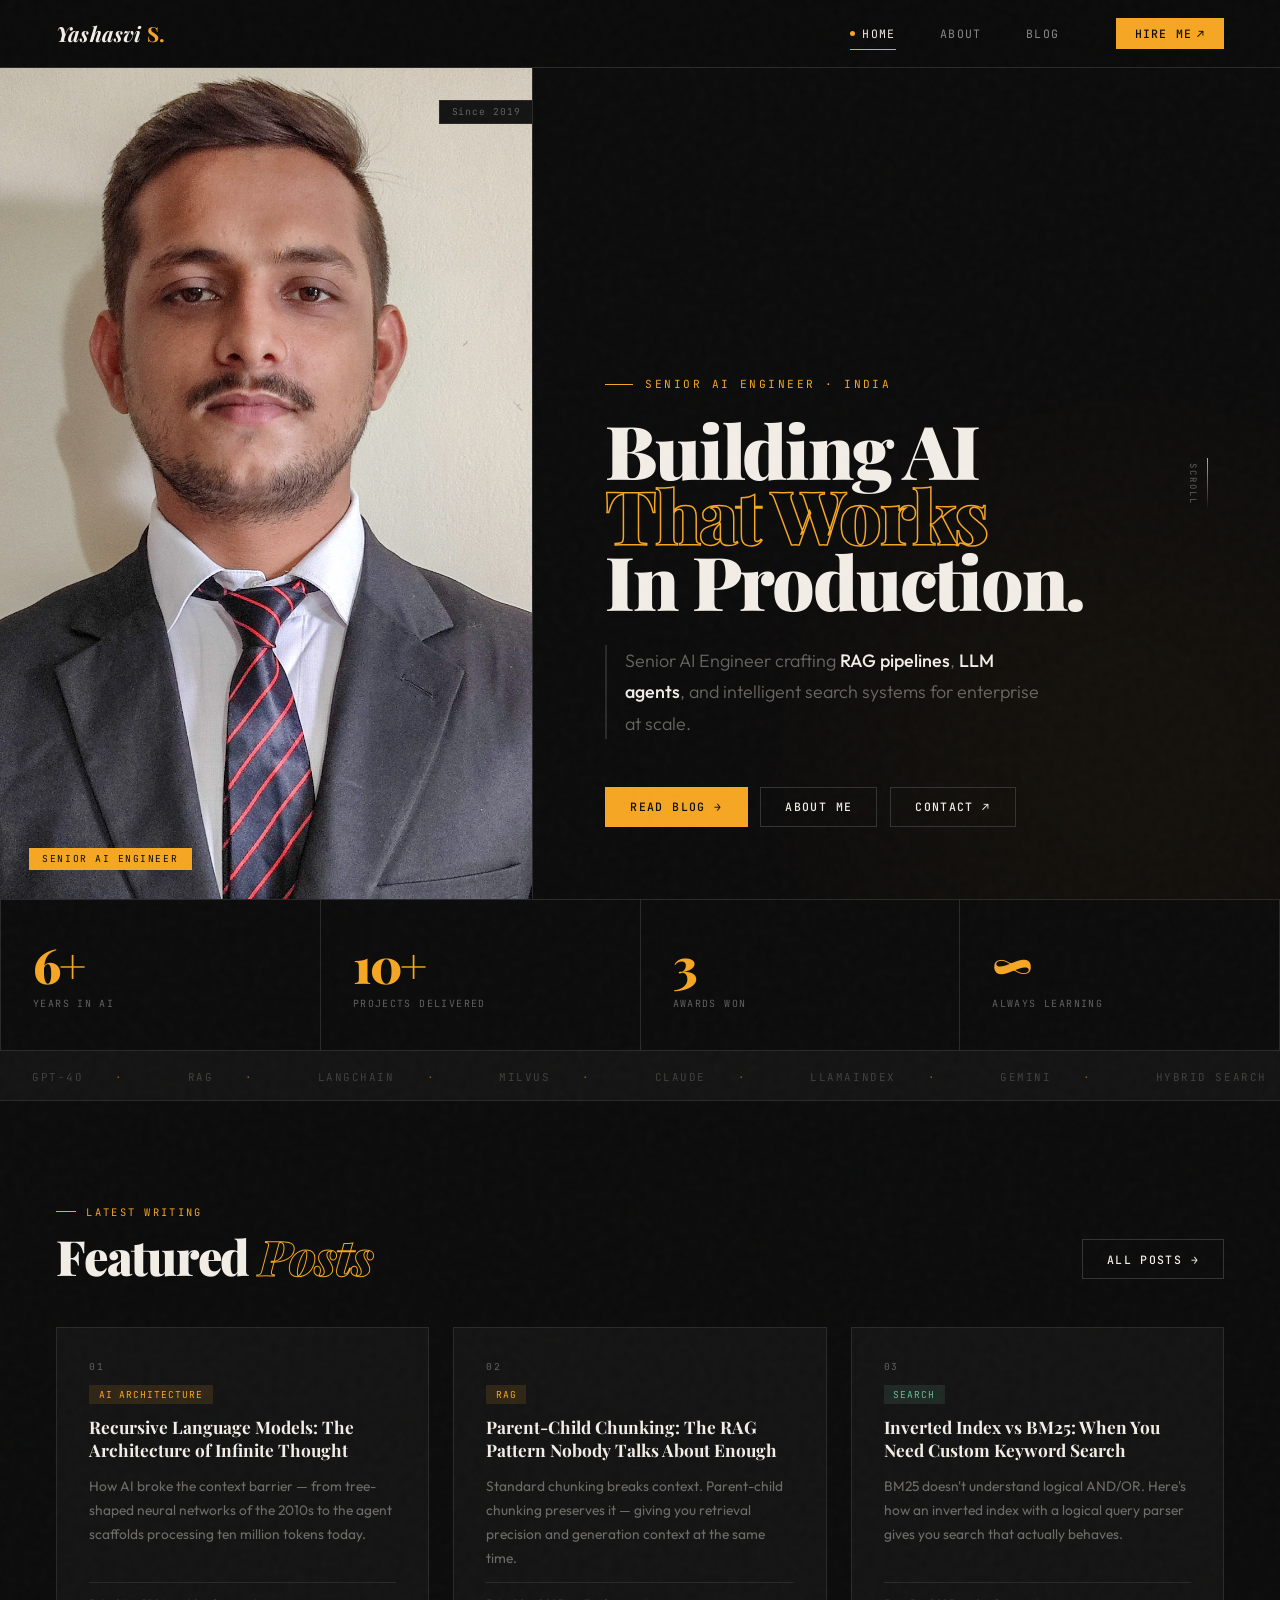
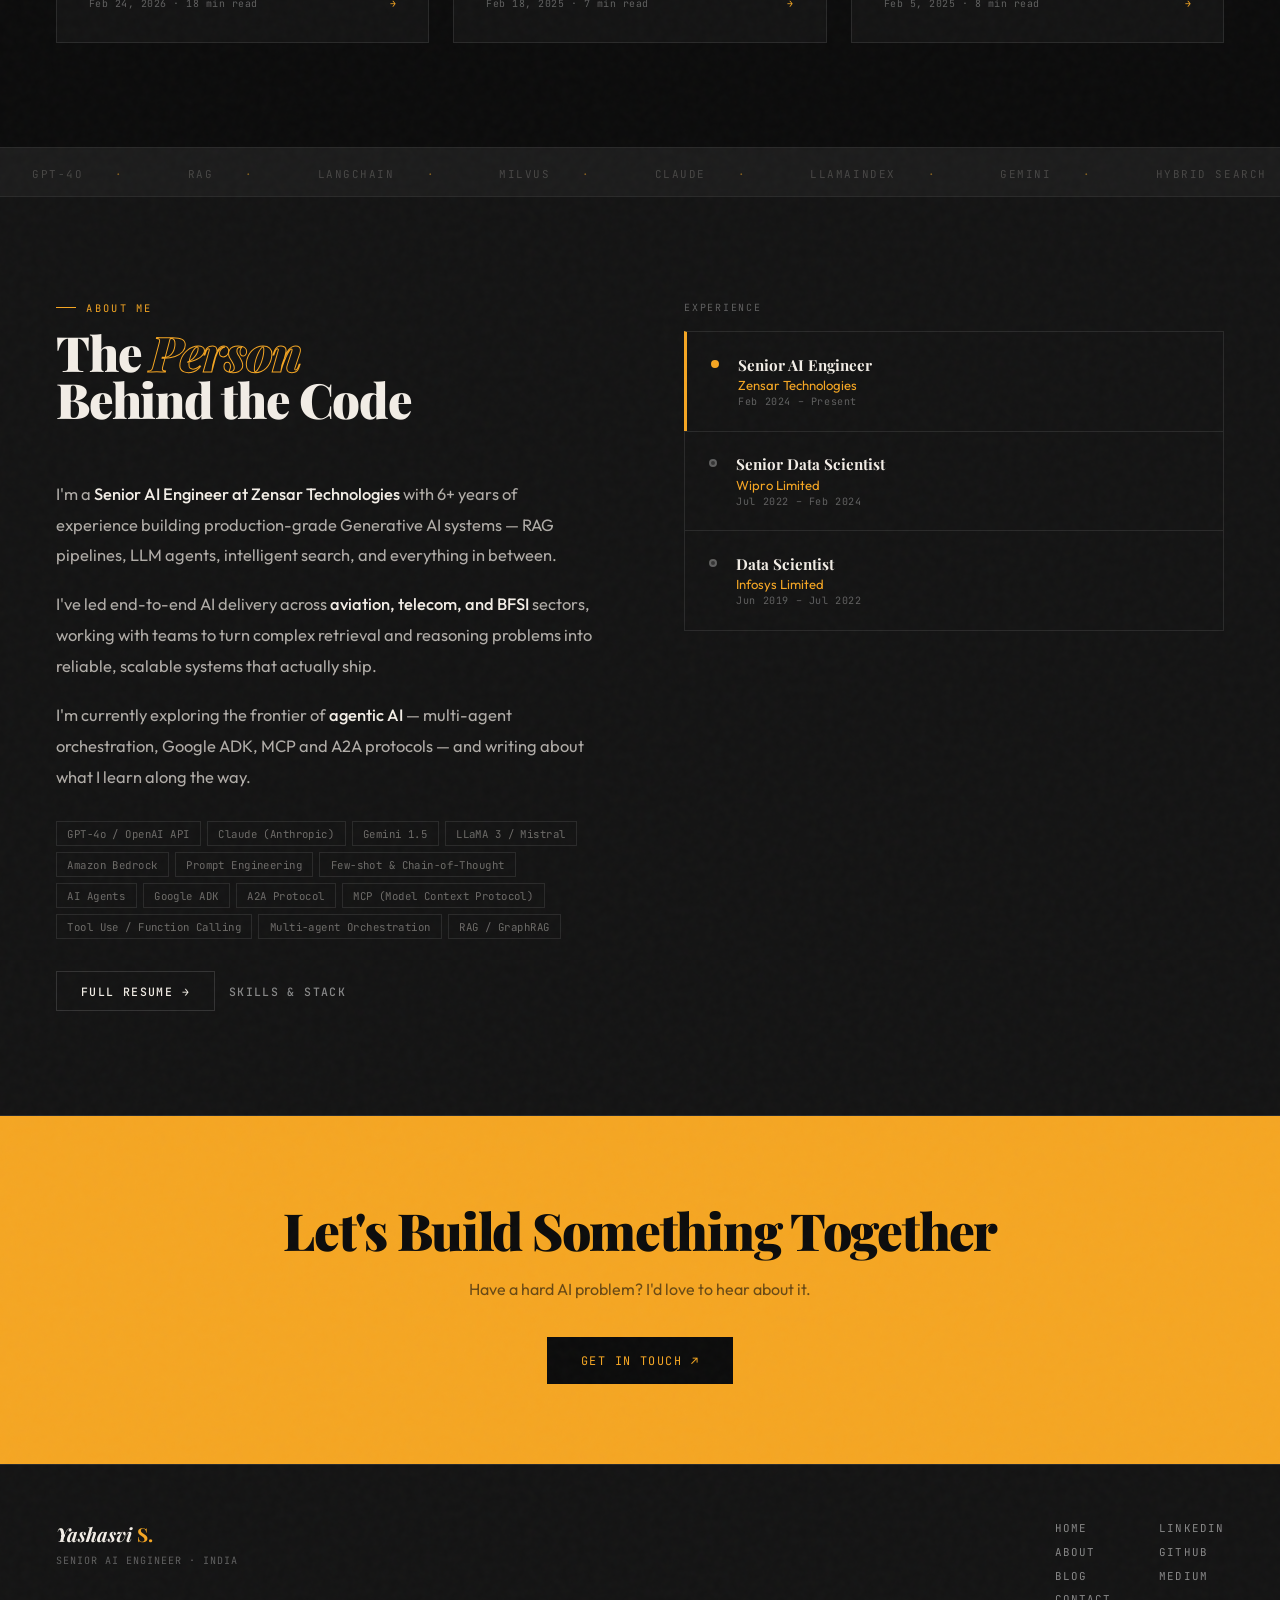
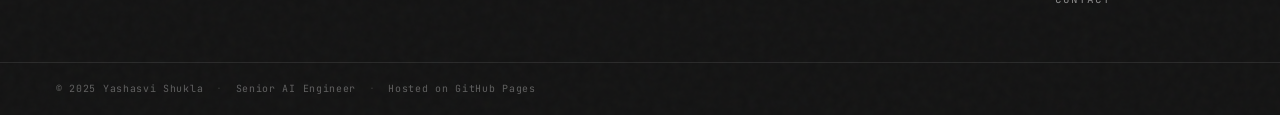
<file: index.html>
<!DOCTYPE html>
<html lang="en">
<head>
  <meta charset="UTF-8" />
  <meta name="viewport" content="width=device-width, initial-scale=1.0" />
  <title>Loading…</title>
  <meta name="description" content="" />
  <link rel="preconnect" href="https://fonts.googleapis.com" />
  <link rel="preconnect" href="https://fonts.gstatic.com" crossorigin />
  <link href="https://fonts.googleapis.com/css2?family=Playfair+Display:ital,wght@0,700;0,900;1,400;1,700&family=Outfit:wght@300;400;500;600&family=JetBrains+Mono:ital,wght@0,300;0,400;1,300&display=swap" rel="stylesheet" />
  <link rel="stylesheet" href="style.css" />
  <style>
    /* ── HOME-ONLY ───────────────────────────────────────── */

    /* Hero */
    .hero {
      min-height: 100vh;
      padding-top: var(--nav-h);
      display: grid;
      grid-template-columns: 5fr 7fr;
      border-bottom: 1px solid var(--border);
    }

    .hero-photo {
      position: relative;
      overflow: hidden;
      background: var(--surface);
      border-right: 1px solid var(--border);
    }
    .hero-photo img {
      width: 100%; height: 100%;
      object-fit: cover;
      object-position: center top;
      filter: grayscale(12%) contrast(1.06);
      transition: transform 0.8s cubic-bezier(.2,0,.1,1), filter 0.5s ease;
    }
    .hero-photo:hover img {
      transform: scale(1.03);
      filter: grayscale(0%) contrast(1.04);
    }
    .photo-placeholder {
      width: 100%; min-height: 70vh;
      display: flex; flex-direction: column;
      align-items: center; justify-content: center;
      gap: 1.2rem; color: var(--muted);
      text-align: center; padding: 3rem;
    }
    .ph-ring {
      width: 88px; height: 88px; border-radius: 50%;
      border: 2px dashed var(--border);
      display: flex; align-items: center; justify-content: center;
      font-size: 2rem;
    }
    .ph-hint {
      font-family: var(--ff-mono);
      font-size: 0.67rem;
      letter-spacing: 0.08em;
      line-height: 1.9;
      opacity: 0.5;
    }
    .photo-badge {
      position: absolute; bottom: 1.8rem; left: 1.8rem;
      background: var(--amber); color: var(--bg);
      font-family: var(--ff-mono);
      font-size: 0.6rem; letter-spacing: 0.16em; text-transform: uppercase;
      padding: 0.3rem 0.85rem;
    }
    .photo-since {
      position: absolute; top: 2rem; right: 0;
      background: var(--surface); border: 1px solid var(--border); border-right: none;
      font-family: var(--ff-mono); font-size: 0.6rem; letter-spacing: 0.1em;
      color: var(--muted); padding: 0.28rem 0.7rem;
    }

    /* Hero text */
    .hero-text {
      display: flex; flex-direction: column; justify-content: flex-end;
      padding: 5rem 4.5rem 4.5rem;
      position: relative; overflow: hidden;
    }
    .hero-text::before {
      content: '';
      position: absolute; bottom: -160px; right: -160px;
      width: 620px; height: 620px; border-radius: 50%;
      background: var(--amber); opacity: 0.035; filter: blur(120px);
      pointer-events: none;
    }

    .hero-eyebrow {
      font-family: var(--ff-mono);
      font-size: 0.7rem; letter-spacing: 0.22em; text-transform: uppercase;
      color: var(--amber); margin-bottom: 1.6rem;
      display: flex; align-items: center; gap: 0.75rem; position: relative; z-index: 1;
    }
    .hero-eyebrow::before { content: ''; width: 28px; height: 1.5px; background: var(--amber); flex-shrink: 0; }

    .hero-headline {
      font-family: var(--ff-display);
      font-weight: 900;
      font-size: clamp(3.4rem, 5.8vw, 6.8rem);
      line-height: 0.88;
      letter-spacing: -0.03em;
      color: var(--cream);
      margin-bottom: 2rem;
      position: relative; z-index: 1;
    }
    .hero-headline .hl-outline {
      display: block;
      color: transparent;
      -webkit-text-stroke: 1.5px var(--amber);
    }
    .hero-headline .hl-solid { display: block; }

    .hero-sub {
      font-size: clamp(0.95rem, 1.4vw, 1.14rem);
      font-weight: 300; line-height: 1.75;
      color: var(--ink-dim);
      max-width: 440px; margin-bottom: 3rem;
      padding-left: 1.1rem;
      border-left: 2px solid var(--border);
      position: relative; z-index: 1;
    }
    .hero-sub strong { color: var(--cream); font-weight: 500; }

    .hero-actions {
      display: flex; gap: 0.8rem; flex-wrap: wrap;
      position: relative; z-index: 1;
    }

    .scroll-hint {
      position: absolute; right: 4.5rem; top: 50%; transform: translateY(-50%);
      display: flex; flex-direction: column; align-items: center; gap: 0.5rem;
      writing-mode: vertical-rl;
      font-family: var(--ff-mono); font-size: 0.56rem; letter-spacing: 0.22em;
      text-transform: uppercase; color: var(--muted);
    }
    .scroll-line {
      width: 1px; height: 52px;
      background: linear-gradient(to bottom, var(--amber), transparent);
      animation: spulse 2.2s ease infinite;
    }
    @keyframes spulse { 0%,100%{opacity:.2} 50%{opacity:1} }

    /* Stats strip */
    .stats-strip { border-bottom: 1px solid var(--border); }
    .stats-inner {
      max-width: var(--max-w); margin: 0 auto;
      display: grid; grid-template-columns: repeat(4, 1fr);
      border-left: 1px solid var(--border);
    }
    .stat-cell {
      padding: 2.5rem 2rem;
      border-right: 1px solid var(--border);
      transition: background 0.25s;
      position: relative; overflow: hidden;
    }
    .stat-cell::after {
      content: ''; position: absolute; bottom: 0; left: 0; right: 0; height: 2px;
      background: var(--amber); transform: scaleX(0); transform-origin: left;
      transition: transform 0.35s ease;
    }
    .stat-cell:hover { background: var(--amber-dim); }
    .stat-cell:hover::after { transform: scaleX(1); }
    .stat-val {
      font-family: var(--ff-display); font-size: 3rem; font-weight: 900;
      color: var(--amber); line-height: 1; letter-spacing: -0.04em;
    }
    .stat-lbl {
      font-family: var(--ff-mono); font-size: 0.62rem; text-transform: uppercase;
      letter-spacing: 0.14em; color: var(--muted); margin-top: 0.55rem;
    }

    /* Featured posts */
    #featured { background: var(--bg); }
    .featured-header {
      display: flex; justify-content: space-between; align-items: flex-end;
      margin-bottom: 3rem;
    }
    .featured-grid {
      display: grid; grid-template-columns: repeat(3, 1fr); gap: 1.5rem;
    }

    /* Skills ticker */
    .skills-ticker {
      background: var(--surface2);
      border-bottom: 1px solid var(--border);
      overflow: hidden; padding: 0.85rem 0; white-space: nowrap;
    }
    .skills-ticker:hover .ticker-track { animation-play-state: paused; }
    .ticker-track { display: inline-flex; animation: marqueeAnim 90s linear infinite reverse; }

    /* About teaser */
    #about-teaser { background: var(--surface); }
    .teaser-grid {
      display: grid; grid-template-columns: 1fr 1fr; gap: 5.5rem; align-items: start;
    }
    .teaser-bio p {
      font-size: 1.03rem; line-height: 1.88; color: var(--ink); margin-bottom: 1.1rem;
    }
    .teaser-bio p strong { color: var(--cream); font-weight: 500; }
    .teaser-chips { display: flex; flex-wrap: wrap; gap: 0.38rem; margin-top: 1.8rem; }
    .t-chip {
      font-family: var(--ff-mono); font-size: 0.67rem; letter-spacing: 0.04em;
      padding: 0.28rem 0.65rem; border: 1px solid var(--border);
      color: var(--ink-dim);
      transition: border-color 0.2s, color 0.2s, background 0.2s;
    }
    .t-chip:hover { border-color: var(--amber); color: var(--amber); background: var(--amber-dim); }

    .timeline-prev { display: flex; flex-direction: column; }
    .tp-item {
      display: flex; gap: 1.2rem; padding: 1.4rem 1.5rem;
      border: 1px solid var(--border); border-bottom: none;
      transition: background 0.2s;
    }
    .tp-item:last-child { border-bottom: 1px solid var(--border); }
    .tp-item:hover { background: var(--surface2); }
    .tp-item.current { border-left: 3px solid var(--amber); }
    .tp-dot {
      width: 8px; height: 8px; border-radius: 50%;
      background: var(--border2); border: 2px solid var(--muted);
      flex-shrink: 0; margin-top: 5px;
    }
    .tp-item.current .tp-dot { background: var(--amber); border-color: var(--amber); }
    .tp-role { font-family: var(--ff-display); font-size: 0.95rem; font-weight: 700; color: var(--cream); }
    .tp-co   { font-size: 0.82rem; color: var(--amber); margin: 0.15rem 0; }
    .tp-per  { font-family: var(--ff-mono); font-size: 0.63rem; color: var(--muted); letter-spacing: 0.06em; }

    /* CTA strip */
    .cta-strip {
      background: var(--amber);
      padding: 5rem var(--px);
      text-align: center;
    }
    .cta-strip h2 {
      font-family: var(--ff-display); font-weight: 900;
      font-size: clamp(2rem, 4vw, 3.4rem);
      color: var(--bg); letter-spacing: -0.025em; margin-bottom: 0.9rem;
    }
    .cta-strip p { color: rgba(12,12,12, 0.6); font-size: 1rem; margin-bottom: 2.4rem; }
    .btn-dark {
      display: inline-flex; align-items: center; gap: 0.5rem;
      font-family: var(--ff-mono); font-size: 0.74rem; letter-spacing: 0.12em; text-transform: uppercase;
      background: var(--bg); color: var(--amber);
      border: 2px solid var(--bg); padding: 0.85rem 2rem;
      transition: background 0.2s, color 0.2s;
    }
    .btn-dark:hover { background: transparent; color: var(--bg); border-color: var(--bg); }

    @media (max-width: 1024px) {
      .hero { grid-template-columns: 1fr; }
      .hero-photo { min-height: 55vw; }
      .hero-text { padding: 3.5rem 2rem 3rem; }
      .scroll-hint { display: none; }
      .stats-inner { grid-template-columns: 1fr 1fr; }
      .featured-grid { grid-template-columns: 1fr 1fr; }
      .teaser-grid { grid-template-columns: 1fr; gap: 3rem; }
      .featured-header { flex-direction: column; align-items: flex-start; gap: 1.5rem; }
    }
    @media (max-width: 640px) {
      .featured-grid { grid-template-columns: 1fr; }
      .stats-inner { grid-template-columns: 1fr 1fr; }
    }
  </style>
</head>
<body class="page-entering">
  <div id="cursor"></div>
  <nav id="site-nav"></nav>

  <!-- HERO -->
  <section class="hero">
    <div class="hero-photo" id="hero-photo-col">
      <img id="hero-img" src="" alt="" />
      <div class="photo-placeholder" id="photo-ph" style="display:none">
        <div class="ph-ring">🖼</div>
        <p class="ph-hint">Place <code>photo.jpg</code><br/>in the site root<br/>Portrait · min 800×1000px</p>
      </div>
      <span class="photo-badge"  id="photo-badge"></span>
      <span class="photo-since">Since 2019</span>
    </div>
    <div class="hero-text">
      <p class="hero-eyebrow r" id="hero-eyebrow"></p>
      <h1 class="hero-headline r d1" id="hero-headline"></h1>
      <p class="hero-sub r d2" id="hero-sub"></p>
      <div class="hero-actions r d3" id="hero-actions"></div>
      <div class="scroll-hint">
        <div class="scroll-line"></div>
        <span>Scroll</span>
      </div>
    </div>
  </section>

  <!-- STATS -->
  <div class="stats-strip">
    <div class="stats-inner" id="stats-inner"></div>
  </div>

  <!-- MARQUEE -->
  <div class="marquee-bar"><div class="marquee-track" id="marquee-track"></div></div>

  <!-- FEATURED POSTS -->
  <section class="section" id="featured">
    <div class="section-inner">
      <div class="featured-header r">
        <div>
          <span class="section-eyebrow">Latest Writing</span>
          <h2 class="section-title" style="margin-bottom:0">Featured <em>Posts</em></h2>
        </div>
        <a href="blog.html" class="btn btn-outline" data-link>All Posts →</a>
      </div>
      <div class="featured-grid" id="featured-grid"></div>
    </div>
  </section>

  <!-- SKILLS TICKER -->
  <div class="skills-ticker">
    <div class="ticker-track" id="ticker-track"></div>
  </div>

  <!-- ABOUT TEASER -->
  <section class="section" id="about-teaser">
    <div class="section-inner">
      <div class="teaser-grid">
        <div>
          <span class="section-eyebrow r">About Me</span>
          <h2 class="section-title r d1">The <em>Person</em><br/>Behind the Code</h2>
          <div class="teaser-bio r d2" id="teaser-bio"></div>
          <div class="teaser-chips r d3" id="teaser-chips"></div>
          <div class="r d3" style="margin-top:2rem;display:flex;gap:.8rem;flex-wrap:wrap">
            <a href="about.html" class="btn btn-outline" data-link>Full Resume →</a>
            <a href="about.html" class="btn btn-ghost"   data-link>Skills & Stack</a>
          </div>
        </div>
        <div class="r d2">
          <span style="font-family:var(--ff-mono);font-size:.62rem;letter-spacing:.18em;text-transform:uppercase;color:var(--muted);display:block;margin-bottom:1.1rem;">Experience</span>
          <div class="timeline-prev" id="tl-prev"></div>
        </div>
      </div>
    </div>
  </section>

  <!-- CTA -->
  <div class="cta-strip r">
    <h2>Let's Build Something Together</h2>
    <p>Have a hard AI problem? I'd love to hear about it.</p>
    <a href="about.html" class="btn-dark" data-link>Get In Touch ↗</a>
  </div>

  <footer id="site-footer"></footer>

  <script type="module">
    import {
      getConfig, renderNav, renderFooter,
      initCursor, attachHover, watchReveal, initTransitions,
      setFavicon, setOGMeta, buildMarquee, tagStyle
    } from './site.js';

    async function boot() {
      try {
        const cfg = await getConfig();
        const { personal: p, home: h, meta: m } = cfg;

        document.title = m.siteTitle;
        document.querySelector('meta[name="description"]').content = m.description;
        setFavicon(m.faviconEmoji);
        setOGMeta(cfg);

        renderNav(cfg, 'home');
        renderFooter(cfg);
        initCursor();
        initTransitions();

        // Photo
        const img = document.getElementById('hero-img');
        img.src = p.photo; img.alt = p.name;
        img.onerror = () => {
          img.style.display = 'none';
          document.getElementById('photo-ph').style.display = 'flex';
        };
        document.getElementById('photo-badge').textContent = p.role;

        // Headline
        document.getElementById('hero-eyebrow').textContent = h.eyebrow;
        document.getElementById('hero-headline').innerHTML =
          h.headline.map((l, i) =>
            `<span class="${i === 1 ? 'hl-outline' : 'hl-solid'}">${l}</span>`
          ).join('');
        document.getElementById('hero-sub').innerHTML = h.subheadline;
        document.getElementById('hero-actions').innerHTML = `
          <a href="blog.html"          class="btn btn-primary" data-link>Read Blog →</a>
          <a href="about.html"         class="btn btn-outline" data-link>About Me</a>
          <a href="mailto:${p.email}"  class="btn btn-outline">Contact ↗</a>`;

        // Stats
        document.getElementById('stats-inner').innerHTML =
          cfg.stats.map(s => `
            <div class="stat-cell r">
              <div class="stat-val">${s.value}</div>
              <div class="stat-lbl">${s.label}</div>
            </div>`).join('');

        // Marquee & ticker
        buildMarquee(cfg.marquee, 'marquee-track');
        buildMarquee(cfg.marquee, 'ticker-track');

        // Featured posts
        const featured = cfg.posts.filter(p => p.featured).slice(0, h.featuredPostCount || 3);
        document.getElementById('featured-grid').innerHTML =
          featured.map((post, i) => `
            <a class="post-card r" style="transition-delay:${i * .09}s"
               href="post.html?file=${encodeURIComponent(post.file)}&title=${encodeURIComponent(post.title)}"
               data-link>
              <span class="card-index">${String(i+1).padStart(2,'0')}</span>
              <span class="card-tag" style="${tagStyle(post.tag)}">${post.tag}</span>
              <h3 class="card-title">${post.title}</h3>
              <p class="card-excerpt">${post.excerpt}</p>
              <div class="card-footer">
                <span>${post.date} · ${post.readTime} read</span>
                <span class="card-arrow">→</span>
              </div>
            </a>`).join('');

        // About teaser
        document.getElementById('teaser-bio').innerHTML =
          cfg.about.bio.map(b => `<p>${b}</p>`).join('');
        const topSkills = [...cfg.skills[0].items, ...cfg.skills[1].items].slice(0, 14);
        document.getElementById('teaser-chips').innerHTML =
          topSkills.map(s => `<span class="t-chip">${s}</span>`).join('');

        // Timeline preview
        document.getElementById('tl-prev').innerHTML =
          cfg.experience.map(e => `
            <div class="tp-item${e.current ? ' current' : ''}">
              <div class="tp-dot"></div>
              <div>
                <div class="tp-role">${e.role}</div>
                <div class="tp-co">${e.company}</div>
                <div class="tp-per">${e.period}</div>
              </div>
            </div>`).join('');

        // Hover + reveal
        document.querySelectorAll('.post-card, .t-chip, .stat-cell, .tp-item, a, button')
          .forEach(attachHover);
        watchReveal();

      } catch (err) {
        document.body.innerHTML = `
          <div style="min-height:100vh;display:flex;flex-direction:column;align-items:center;
               justify-content:center;background:#0c0c0c;color:#666;font-family:monospace;
               text-align:center;padding:2rem;gap:1rem">
            <span style="font-size:2.5rem">⚠️</span>
            <strong style="color:#F2EDE6;font-size:1.1rem">Could not load config.json</strong>
            <p style="font-size:.82rem;max-width:400px;line-height:1.7">${err.message}</p>
            <code style="background:#141414;padding:.4rem 1rem;font-size:.75rem">
              python -m http.server 8000
            </code>
          </div>`;
      }
    }
    boot();
  </script>
</body>
</html>
</file>
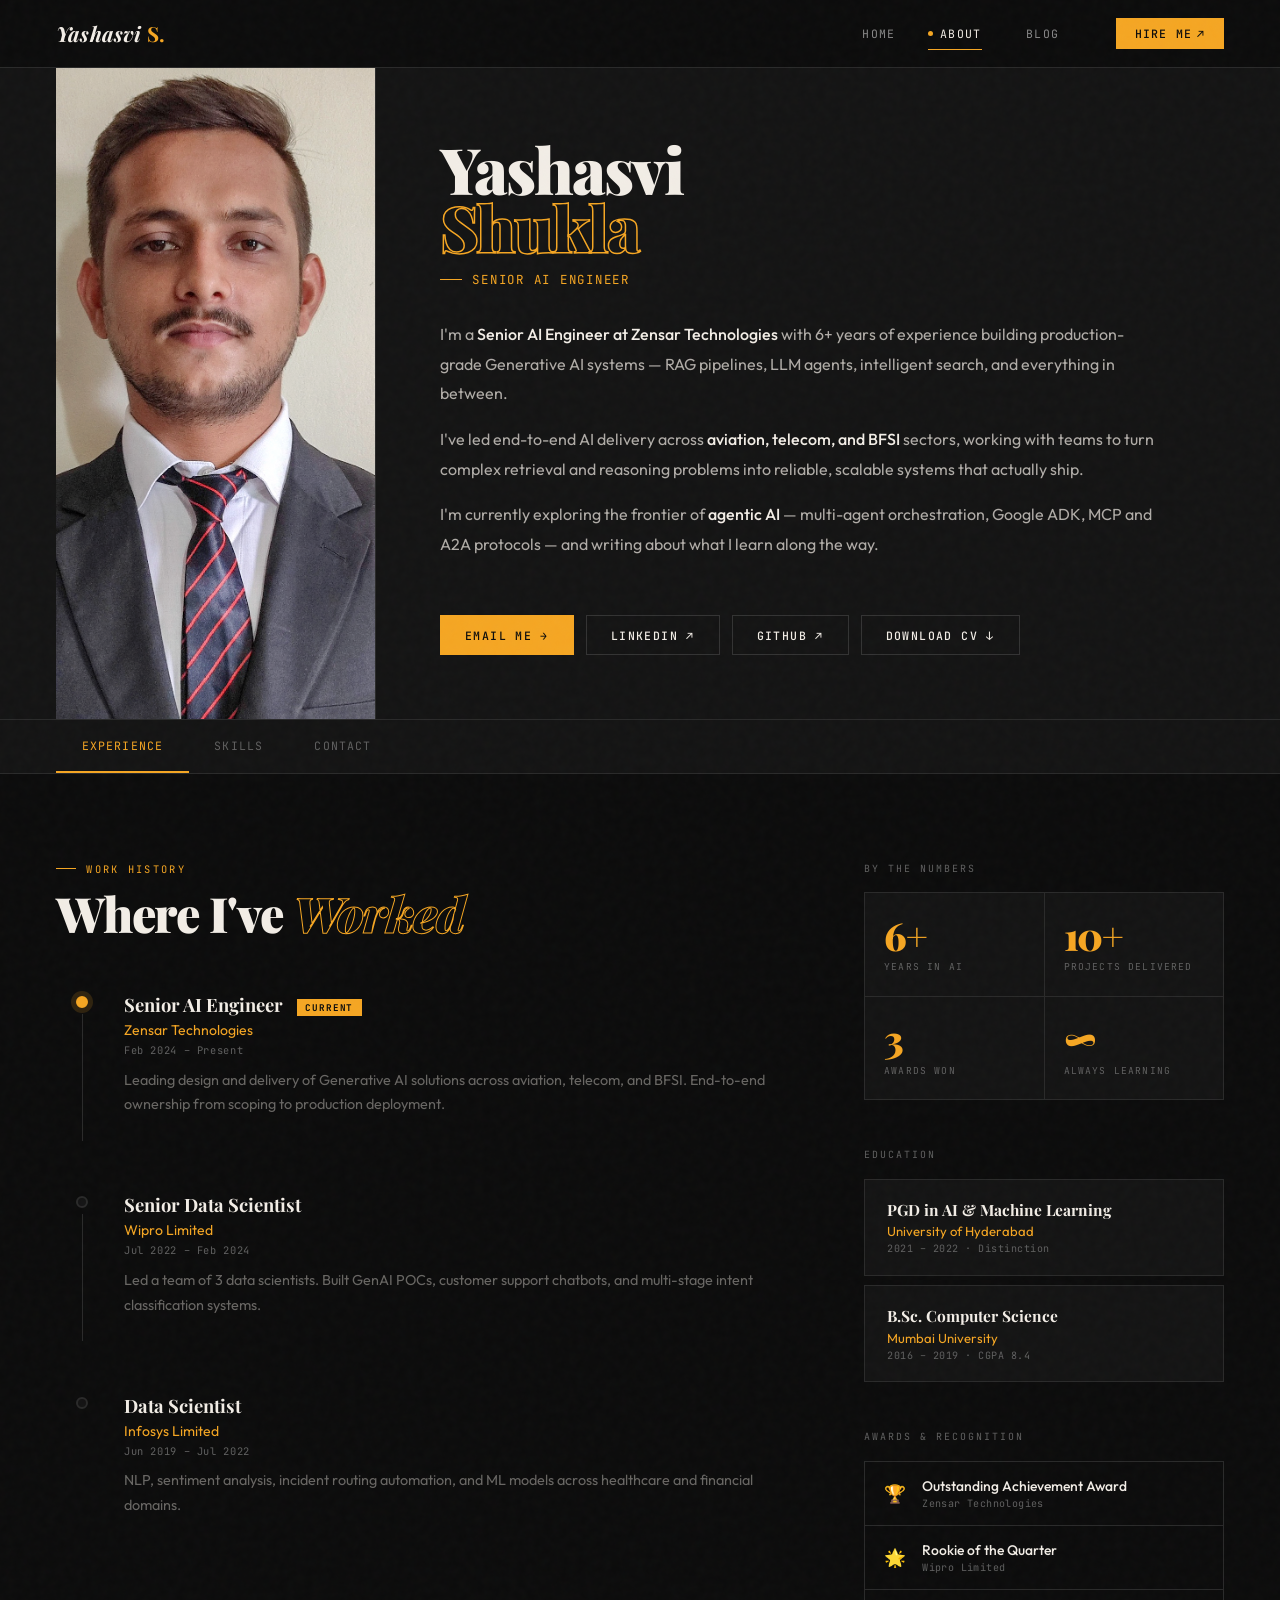
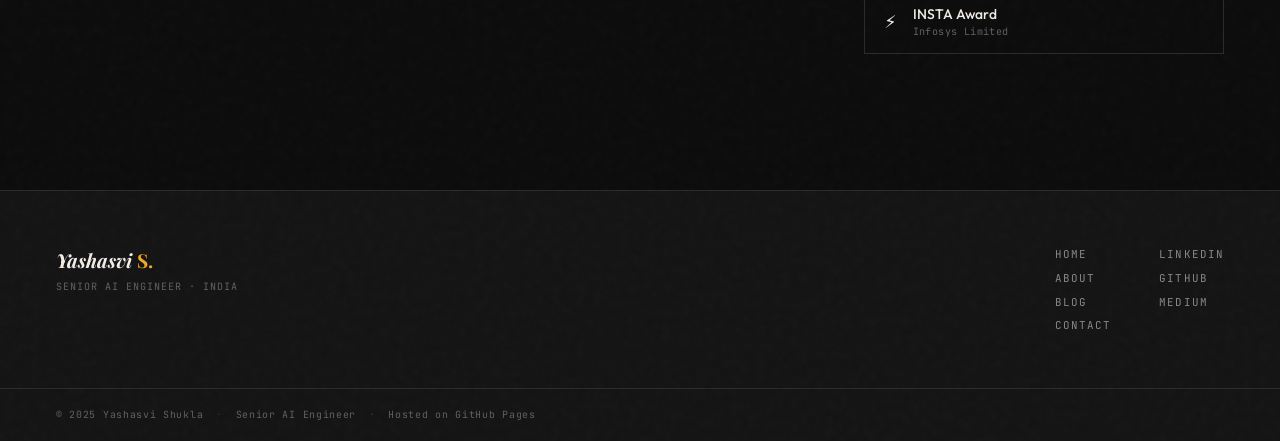
<file: about.html>
<!DOCTYPE html>
<html lang="en">
<head>
  <meta charset="UTF-8" />
  <meta name="viewport" content="width=device-width, initial-scale=1.0" />
  <title>About — Loading…</title>
  <meta name="description" content="" />
  <link rel="preconnect" href="https://fonts.googleapis.com" />
  <link href="https://fonts.googleapis.com/css2?family=Playfair+Display:ital,wght@0,700;0,900;1,400;1,700&family=Outfit:wght@300;400;500;600&family=JetBrains+Mono:ital,wght@0,300;0,400;1,300&display=swap" rel="stylesheet" />
  <link rel="stylesheet" href="style.css" />
  <style>
    /* ── PROFILE HERO ──────────────────────────────────── */
    .profile-hero {
      padding-top: var(--nav-h);
      background: var(--surface);
      border-bottom: 1px solid var(--border);
    }
    .profile-inner {
      max-width: var(--max-w); margin: 0 auto;
      padding: 0 var(--px);
      display: grid; grid-template-columns: 320px 1fr;
    }
    .profile-photo-col {
      position: relative; overflow: hidden;
      background: var(--surface2);
      border-right: 1px solid var(--border);
      min-height: 420px;
    }
    .profile-photo-col img {
      width: 100%; height: 100%;
      object-fit: cover; object-position: center top;
      filter: grayscale(12%) contrast(1.06);
    }
    .profile-photo-ph {
      width: 100%; height: 100%;
      display: flex; flex-direction: column;
      align-items: center; justify-content: center;
      gap: 1rem; color: var(--muted);
      text-align: center; padding: 2rem;
    }
    .profile-photo-ph .ring {
      width: 72px; height: 72px; border-radius: 50%;
      border: 2px dashed var(--border);
      display: flex; align-items: center; justify-content: center;
      font-size: 1.8rem;
    }
    .profile-photo-ph p {
      font-family: var(--ff-mono); font-size: 0.64rem;
      letter-spacing: 0.06em; opacity: 0.5; line-height: 1.8;
    }

    .profile-info {
      padding: 4.5rem 4rem 4rem;
      display: flex; flex-direction: column; justify-content: flex-end;
    }
    .profile-name {
      font-family: var(--ff-display); font-weight: 900;
      font-size: clamp(2.8rem, 5vw, 5.2rem);
      line-height: 0.9; letter-spacing: -0.03em;
      color: var(--cream); margin-bottom: 1rem;
    }
    .profile-name span { display: block; color: transparent; -webkit-text-stroke: 1.5px var(--amber); }
    .profile-role {
      font-family: var(--ff-mono); font-size: 0.78rem; letter-spacing: 0.14em;
      text-transform: uppercase; color: var(--amber); margin-bottom: 2rem;
      display: flex; align-items: center; gap: 0.65rem;
    }
    .profile-role::before { content: ''; width: 22px; height: 1.5px; background: var(--amber); }
    .profile-bio { margin-bottom: 2.5rem; }
    .profile-bio p {
      font-size: 1rem; line-height: 1.85; color: var(--ink);
      margin-bottom: 1rem;
    }
    .profile-bio p strong { color: var(--cream); font-weight: 500; }
    .profile-actions { display: flex; gap: 0.75rem; flex-wrap: wrap; }

    /* ── TABS ──────────────────────────────────────────── */
    .tabs-bar {
      position: sticky; top: var(--nav-h); z-index: 200;
      background: var(--surface);
      border-bottom: 1px solid var(--border);
    }
    .tabs-inner {
      max-width: var(--max-w); margin: 0 auto;
      padding: 0 var(--px);
      display: flex; overflow-x: auto; scrollbar-width: none;
    }
    .tabs-inner::-webkit-scrollbar { display: none; }
    .tab-btn {
      font-family: var(--ff-mono); font-size: 0.72rem; letter-spacing: 0.1em;
      text-transform: uppercase; color: var(--muted);
      padding: 1.1rem 1.6rem;
      background: none; border: none; border-bottom: 2px solid transparent;
      transition: color 0.2s, border-color 0.2s;
      white-space: nowrap;
    }
    .tab-btn:hover { color: var(--cream); }
    .tab-btn.active { color: var(--amber); border-bottom-color: var(--amber); }

    .tab-panel { display: none; }
    .tab-panel.active { display: block; }

    /* ── EXPERIENCE PANEL ──────────────────────────────── */
    #panel-experience { background: var(--bg); }
    .exp-layout {
      max-width: var(--max-w); margin: 0 auto;
      padding: 5.5rem var(--px);
      display: grid; grid-template-columns: 1fr 360px; gap: 5rem;
    }

    /* Timeline */
    .tl-item {
      display: grid; grid-template-columns: 52px 1fr;
      gap: 0 1rem; margin-bottom: 3.2rem;
    }
    .tl-item:last-child { margin-bottom: 0; }
    .tl-gutter { display: flex; flex-direction: column; align-items: center; }
    .tl-dot {
      width: 12px; height: 12px; border-radius: 50%;
      background: var(--surface); border: 2px solid var(--border);
      flex-shrink: 0; margin-top: 4px;
    }
    .tl-item.current .tl-dot {
      background: var(--amber); border-color: var(--amber);
      box-shadow: 0 0 0 5px rgba(245,166,35,.15);
    }
    .tl-line { width: 1px; flex: 1; background: var(--border); margin-top: 6px; min-height: 2rem; }
    .tl-body { padding-bottom: 1.5rem; }
    .tl-role { font-family: var(--ff-display); font-size: 1.15rem; font-weight: 700; color: var(--cream); }
    .tl-badge {
      display: inline-block; font-family: var(--ff-mono); font-size: 0.58rem;
      letter-spacing: 0.1em; text-transform: uppercase;
      background: var(--amber); color: var(--bg);
      padding: 0.14rem 0.52rem; margin-left: 0.6rem; vertical-align: middle;
    }
    .tl-company { font-size: 0.88rem; color: var(--amber); margin: 0.25rem 0; }
    .tl-period  { font-family: var(--ff-mono); font-size: 0.65rem; color: var(--muted); letter-spacing: 0.06em; margin-bottom: 0.65rem; }
    .tl-desc    { font-size: 0.9rem; line-height: 1.72; color: var(--ink-dim); }

    /* Sidebar */
    .sb-label {
      font-family: var(--ff-mono); font-size: 0.62rem; letter-spacing: 0.2em;
      text-transform: uppercase; color: var(--muted);
      display: block; margin-bottom: 1.1rem;
    }
    .sidebar-block { margin-bottom: 3rem; }

    .stats-grid { display: grid; grid-template-columns: 1fr 1fr; gap: 1px; background: var(--border); border: 1px solid var(--border); }
    .stat-box { background: var(--surface); padding: 1.4rem 1.2rem; transition: background 0.2s; }
    .stat-box:hover { background: var(--amber-dim); }
    .stat-box-val { font-family: var(--ff-display); font-size: 2.4rem; font-weight: 900; color: var(--amber); line-height: 1; letter-spacing: -0.04em; }
    .stat-box-lbl { font-family: var(--ff-mono); font-size: 0.6rem; text-transform: uppercase; letter-spacing: 0.12em; color: var(--muted); margin-top: 0.4rem; }

    .edu-list { display: flex; flex-direction: column; gap: 0.6rem; }
    .edu-card { border: 1px solid var(--border); padding: 1.2rem 1.4rem; background: var(--surface); transition: border-color 0.2s; }
    .edu-card:hover { border-color: rgba(245,166,35,.3); }
    .edu-degree { font-family: var(--ff-display); font-size: 0.97rem; font-weight: 700; color: var(--cream); }
    .edu-school { font-size: 0.82rem; color: var(--amber); margin: 0.2rem 0; }
    .edu-meta   { font-family: var(--ff-mono); font-size: 0.63rem; color: var(--muted); letter-spacing: 0.05em; }

    .awards-list { border: 1px solid var(--border); }
    .award-row { display: flex; align-items: center; gap: 1rem; padding: 0.95rem 1.2rem; border-bottom: 1px solid var(--border); transition: background 0.2s; }
    .award-row:last-child { border-bottom: none; }
    .award-row:hover { background: var(--surface2); }
    .award-icon { font-size: 1.1rem; flex-shrink: 0; }
    .award-name { font-size: 0.87rem; font-weight: 500; color: var(--cream); }
    .award-org  { font-family: var(--ff-mono); font-size: 0.63rem; color: var(--muted); letter-spacing: 0.04em; margin-top: 0.12rem; }

    /* ── SKILLS PANEL ──────────────────────────────────── */
    #panel-skills { background: var(--bg); }
    .skills-inner { max-width: var(--max-w); margin: 0 auto; padding: 5.5rem var(--px); }
    .skills-grid { display: grid; grid-template-columns: repeat(3, 1fr); gap: 1.5rem; }
    .skill-card {
      background: var(--surface); border: 1px solid var(--border); padding: 2rem;
      transition: border-color 0.25s, transform 0.3s cubic-bezier(.2,0,.1,1);
    }
    .skill-card:hover { border-color: rgba(245,166,35,.3); transform: translateY(-3px); }
    .skill-cat-title {
      font-family: var(--ff-mono); font-size: 0.65rem; letter-spacing: 0.18em;
      text-transform: uppercase; color: var(--amber);
      margin-bottom: 1.2rem; padding-bottom: 0.75rem;
      border-bottom: 1px solid var(--border);
    }
    .chips { display: flex; flex-wrap: wrap; gap: 0.38rem; }
    .chip {
      font-family: var(--ff-mono); font-size: 0.67rem; letter-spacing: 0.04em;
      padding: 0.28rem 0.65rem; border: 1px solid var(--border); color: var(--ink-dim);
      transition: border-color 0.2s, color 0.2s, background 0.2s;
    }
    .chip:hover { border-color: var(--amber); color: var(--amber); background: var(--amber-dim); }

    /* ── CONTACT PANEL ─────────────────────────────────── */
    #panel-contact { background: var(--surface); }
    .contact-inner { max-width: var(--max-w); margin: 0 auto; padding: 5.5rem var(--px); }
    .contact-grid { display: grid; grid-template-columns: 1fr 1fr; gap: 6rem; }
    .contact-intro {
      font-family: var(--ff-display); font-style: italic;
      font-size: clamp(1.2rem, 2vw, 1.65rem); line-height: 1.55;
      color: var(--ink-dim); margin-bottom: 2.5rem;
    }
    .contact-links { display: flex; flex-direction: column; gap: 0.5rem; }
    .clink {
      display: flex; align-items: center; gap: 1rem;
      padding: 1rem 1.3rem; border: 1px solid var(--border);
      font-family: var(--ff-mono); font-size: 0.73rem; letter-spacing: 0.07em;
      text-transform: uppercase; color: var(--muted);
      transition: border-color 0.2s, color 0.2s, background 0.2s;
    }
    .clink:hover { border-color: var(--amber); color: var(--amber); background: var(--amber-dim); }
    .clink-icon { color: var(--amber); flex-shrink: 0; }
    .contact-avail {
      font-family: var(--ff-mono); font-size: 0.63rem; letter-spacing: 0.07em;
      color: var(--muted); margin-top: 1.5rem; line-height: 1.9;
    }

    /* Responsive */
    @media (max-width: 1024px) {
      .profile-inner { grid-template-columns: 1fr; }
      .profile-photo-col { min-height: 50vw; }
      .profile-info { padding: 3rem 2rem; }
      .exp-layout { grid-template-columns: 1fr; gap: 3rem; }
      .skills-grid { grid-template-columns: 1fr 1fr; }
      .contact-grid { grid-template-columns: 1fr; gap: 3rem; }
    }
    @media (max-width: 640px) {
      .skills-grid { grid-template-columns: 1fr; }
    }
  </style>
</head>
<body class="page-entering">
  <div id="cursor"></div>
  <nav id="site-nav"></nav>

  <!-- PROFILE HERO -->
  <div class="profile-hero">
    <div class="profile-inner">
      <div class="profile-photo-col">
        <img id="profile-img" src="" alt="" />
        <div class="profile-photo-ph" id="profile-ph" style="display:none">
          <div class="ring">🖼</div>
          <p>Drop <code>photo.jpg</code><br/>in the site root</p>
        </div>
      </div>
      <div class="profile-info">
        <h1 class="profile-name r"  id="profile-name"></h1>
        <p  class="profile-role r d1" id="profile-role"></p>
        <div class="profile-bio  r d2" id="profile-bio"></div>
        <div class="profile-actions r d3" id="profile-actions"></div>
      </div>
    </div>
  </div>

  <!-- TABS -->
  <div class="tabs-bar">
    <div class="tabs-inner">
      <button class="tab-btn active" data-tab="experience">Experience</button>
      <button class="tab-btn"        data-tab="skills">Skills</button>
      <button class="tab-btn"        data-tab="contact">Contact</button>
    </div>
  </div>

  <!-- EXPERIENCE -->
  <div class="tab-panel active" id="panel-experience">
    <div class="exp-layout">
      <div>
        <span class="section-eyebrow r">Work History</span>
        <h2 class="section-title r d1">Where I've <em>Worked</em></h2>
        <div id="exp-timeline"></div>
      </div>
      <div>
        <div class="sidebar-block r">
          <span class="sb-label">By the numbers</span>
          <div class="stats-grid" id="stats-sidebar"></div>
        </div>
        <div class="sidebar-block r d1">
          <span class="sb-label">Education</span>
          <div class="edu-list" id="edu-list"></div>
        </div>
        <div class="sidebar-block r d2">
          <span class="sb-label">Awards & Recognition</span>
          <div class="awards-list" id="awards-list"></div>
        </div>
      </div>
    </div>
  </div>

  <!-- SKILLS -->
  <div class="tab-panel" id="panel-skills">
    <div class="skills-inner">
      <span class="section-eyebrow r">Technical Stack</span>
      <h2 class="section-title r d1">Skills & <em>Technologies</em></h2>
      <div class="skills-grid" id="skills-grid"></div>
    </div>
  </div>

  <!-- CONTACT -->
  <div class="tab-panel" id="panel-contact">
    <div class="contact-inner">
      <span class="section-eyebrow r">Get In Touch</span>
      <h2 class="section-title r d1">Say <em>Hello</em></h2>
      <div class="contact-grid">
        <div class="r d1">
          <p class="contact-intro" id="contact-intro"></p>
          <div class="contact-links" id="contact-links"></div>
          <p class="contact-avail"  id="contact-avail"></p>
        </div>
        <div class="r d2">
          <form class="form" id="contact-form">
            <div class="form-row">
              <div class="field">
                <label>Name</label>
                <input type="text" name="name" placeholder="Your name" required />
              </div>
              <div class="field">
                <label>Email</label>
                <input type="email" name="email" placeholder="your@email.com" required />
              </div>
            </div>
            <div class="field">
              <label>Subject</label>
              <input type="text" name="subject" placeholder="What's this about?" />
            </div>
            <div class="field">
              <label>Message</label>
              <textarea name="message" placeholder="Tell me more…" required></textarea>
            </div>
            <button type="submit" class="btn btn-primary" id="form-btn">
              Send Message →
            </button>
          </form>
        </div>
      </div>
    </div>
  </div>

  <footer id="site-footer"></footer>

  <script type="module">
    import {
      getConfig, renderNav, renderFooter,
      initCursor, attachHover, watchReveal, initTransitions,
      setFavicon, setOGMeta
    } from './site.js';

    async function boot() {
      try {
        const cfg = await getConfig();
        const { personal: p, meta: m } = cfg;

        document.title = `About — ${p.name}`;
        document.querySelector('meta[name="description"]').content = m.description;
        setFavicon(m.faviconEmoji);
        setOGMeta(cfg, `About — ${p.name}`, m.description);
        renderNav(cfg, 'about');
        renderFooter(cfg);
        initCursor();
        initTransitions();

        // Profile
        const img = document.getElementById('profile-img');
        img.src = p.photo; img.alt = p.name;
        img.onerror = () => { img.style.display='none'; document.getElementById('profile-ph').style.display='flex'; };

        const [first, ...rest] = p.name.split(' ');
        document.getElementById('profile-name').innerHTML = `${first}<span>${rest.join(' ')}</span>`;
        document.getElementById('profile-role').textContent = p.role;
        document.getElementById('profile-bio').innerHTML = cfg.about.bio.map(b => `<p>${b}</p>`).join('');
        document.getElementById('profile-actions').innerHTML = `
          <a href="mailto:${p.email}" class="btn btn-primary">Email Me →</a>
          <a href="${p.linkedin}" target="_blank" rel="noopener" class="btn btn-outline">LinkedIn ↗</a>
          <a href="${p.github}"   target="_blank" rel="noopener" class="btn btn-outline">GitHub ↗</a>
          ${p.resumePdf ? `<a href="${p.resumePdf}" download class="btn btn-outline">Download CV ↓</a>` : ''}`;

        // Timeline
        document.getElementById('exp-timeline').innerHTML =
          cfg.experience.map((e, i) => `
            <div class="tl-item${e.current ? ' current' : ''} r" style="transition-delay:${i*.1}s">
              <div class="tl-gutter">
                <div class="tl-dot"></div>
                ${i < cfg.experience.length - 1 ? '<div class="tl-line"></div>' : ''}
              </div>
              <div class="tl-body">
                <div class="tl-role">
                  ${e.role}
                  ${e.current ? '<span class="tl-badge">Current</span>' : ''}
                </div>
                <div class="tl-company">${e.company}</div>
                <div class="tl-period">${e.period}</div>
                <div class="tl-desc">${e.description}</div>
              </div>
            </div>`).join('');

        // Stats sidebar
        document.getElementById('stats-sidebar').innerHTML =
          cfg.stats.map(s => `
            <div class="stat-box">
              <div class="stat-box-val">${s.value}</div>
              <div class="stat-box-lbl">${s.label}</div>
            </div>`).join('');

        // Education
        document.getElementById('edu-list').innerHTML =
          cfg.education.map(e => `
            <div class="edu-card">
              <div class="edu-degree">${e.degree}</div>
              <div class="edu-school">${e.school}</div>
              <div class="edu-meta">${e.period} · ${e.note}</div>
            </div>`).join('');

        // Awards
        document.getElementById('awards-list').innerHTML =
          cfg.awards.map(a => `
            <div class="award-row">
              <span class="award-icon">${a.icon}</span>
              <div>
                <div class="award-name">${a.name}</div>
                <div class="award-org">${a.org}</div>
              </div>
            </div>`).join('');

        // Skills grid
        document.getElementById('skills-grid').innerHTML =
          cfg.skills.map((cat, i) => `
            <div class="skill-card r" style="transition-delay:${i*.06}s">
              <div class="skill-cat-title">${cat.category}</div>
              <div class="chips">
                ${cat.items.map(item => `<span class="chip">${item}</span>`).join('')}
              </div>
            </div>`).join('');

        // Contact
        document.getElementById('contact-intro').textContent = cfg.contact.intro;
        document.getElementById('contact-links').innerHTML = [
          { icon: '✉',  label: p.email,     href: `mailto:${p.email}` },
          { icon: 'in', label: 'LinkedIn',   href: p.linkedin },
          { icon: '⌥',  label: 'GitHub',     href: p.github   },
          { icon: '✍',  label: 'Medium',     href: p.medium   },
        ].map(l => `
          <a href="${l.href}" target="_blank" rel="noopener" class="clink">
            <span class="clink-icon">${l.icon}</span>${l.label}
          </a>`).join('');
        document.getElementById('contact-avail').textContent = cfg.contact.availability;

        // Contact form — Formspree or fallback
        const form = document.getElementById('contact-form');
        const endpoint = cfg.contact.formspreeEndpoint;
        if (endpoint) form.setAttribute('action', endpoint);

        form.addEventListener('submit', async e => {
          e.preventDefault();
          const btn = document.getElementById('form-btn');
          btn.textContent = 'Sending…'; btn.disabled = true;
          try {
            if (endpoint) {
              const res = await fetch(endpoint, {
                method: 'POST',
                body: new FormData(form),
                headers: { Accept: 'application/json' }
              });
              if (!res.ok) throw new Error();
            }
            btn.textContent = "Sent ✓  I'll be in touch";
            form.reset();
          } catch {
            btn.textContent = 'Error — try emailing directly';
          }
          btn.disabled = false;
          setTimeout(() => { btn.textContent = 'Send Message →'; }, 5000);
        });

        // Tabs
        document.querySelectorAll('.tab-btn').forEach(btn => {
          btn.addEventListener('click', () => {
            document.querySelectorAll('.tab-btn').forEach(b => b.classList.remove('active'));
            document.querySelectorAll('.tab-panel').forEach(p => p.classList.remove('active'));
            btn.classList.add('active');
            document.getElementById(`panel-${btn.dataset.tab}`).classList.add('active');
            watchReveal();
          });
          attachHover(btn);
        });

        document.querySelectorAll('.chip, .clink, a, button').forEach(attachHover);
        watchReveal();

      } catch (err) { console.error(err); }
    }
    boot();
  </script>
</body>
</html>
</file>
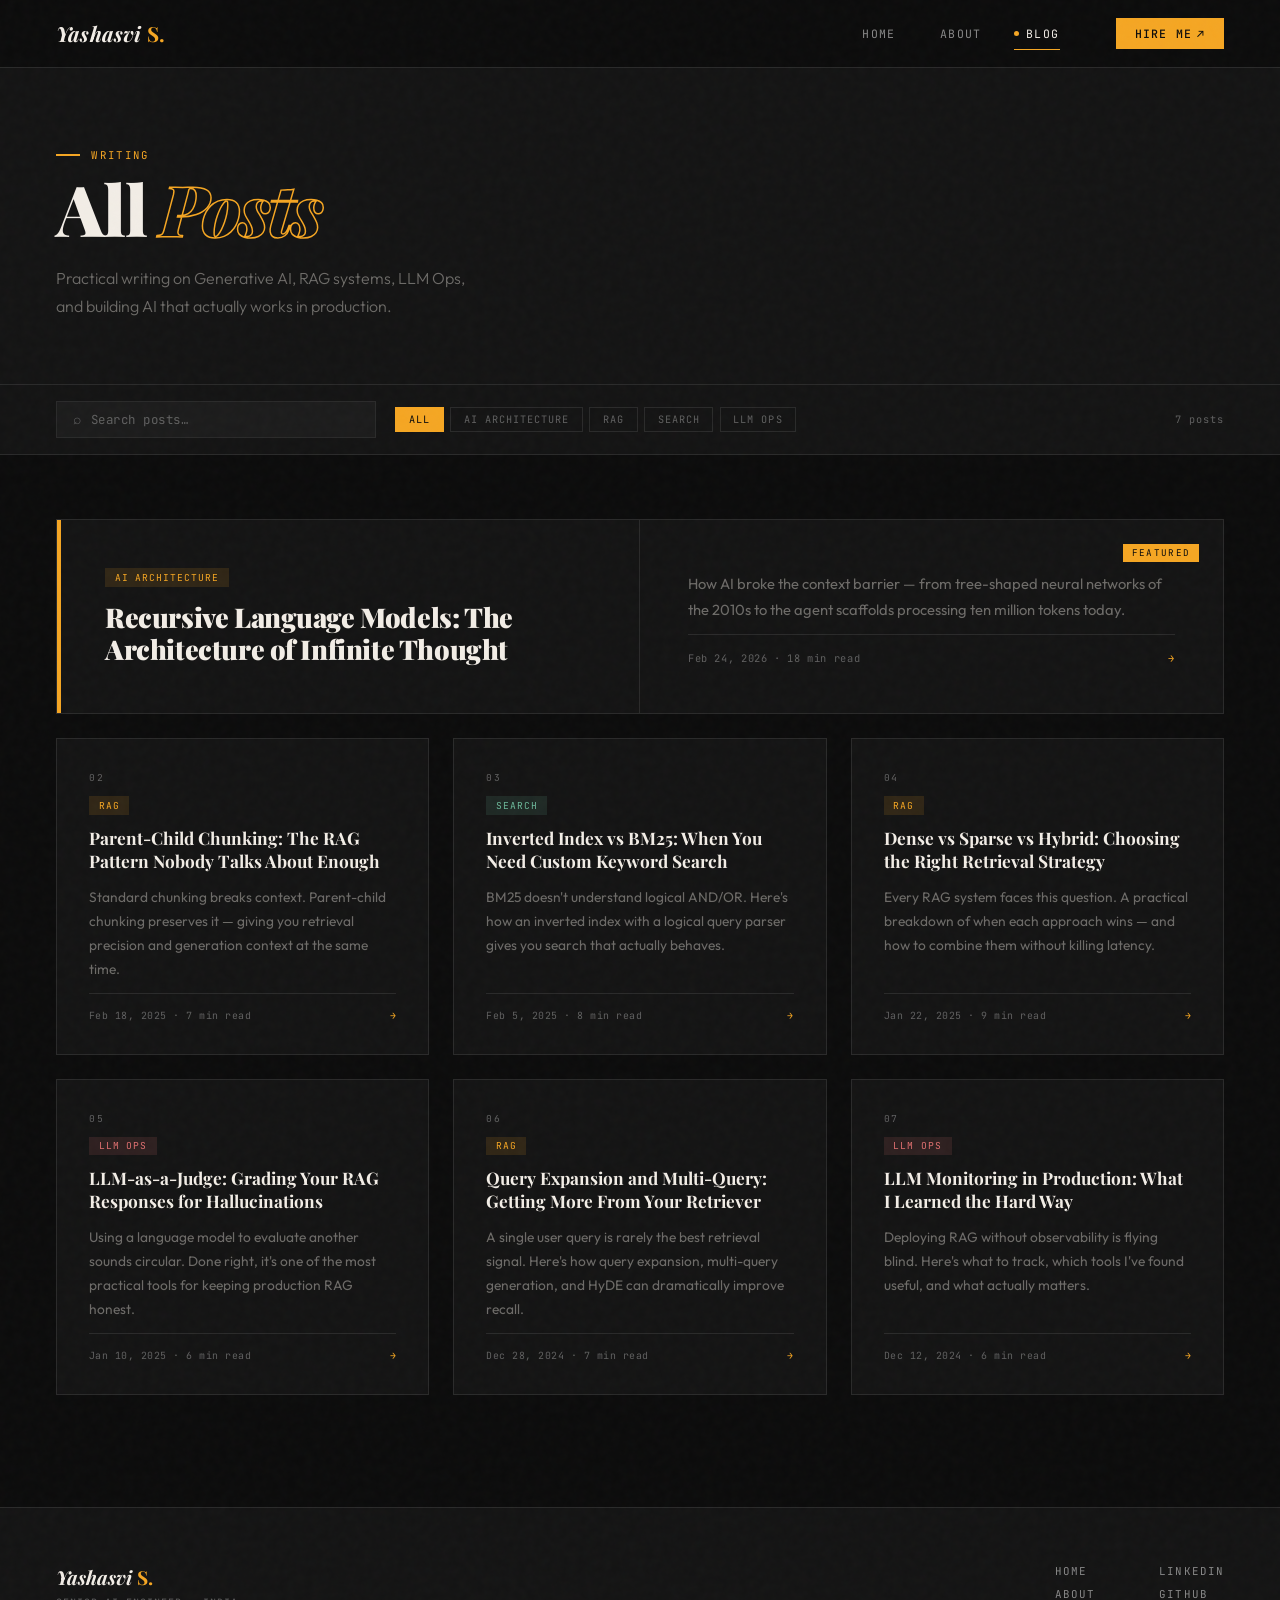
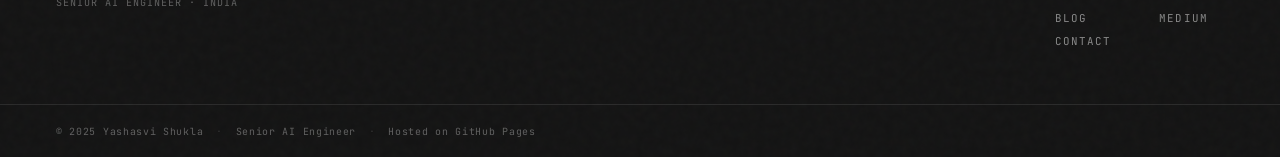
<file: blog.html>
<!DOCTYPE html>
<html lang="en">
<head>
  <meta charset="UTF-8" />
  <meta name="viewport" content="width=device-width, initial-scale=1.0" />
  <title>Blog — Loading…</title>
  <meta name="description" content="" />
  <link rel="preconnect" href="https://fonts.googleapis.com" />
  <link href="https://fonts.googleapis.com/css2?family=Playfair+Display:ital,wght@0,700;0,900;1,400;1,700&family=Outfit:wght@300;400;500;600&family=JetBrains+Mono:ital,wght@0,300;0,400;1,300&display=swap" rel="stylesheet" />
  <link rel="stylesheet" href="style.css" />
  <style>
    /* ── TOOLBAR ───────────────────────────────────────── */
    .blog-toolbar {
      background: var(--surface);
      border-bottom: 1px solid var(--border);
      position: sticky; top: var(--nav-h); z-index: 100;
    }
    .toolbar-inner {
      max-width: var(--max-w); margin: 0 auto;
      padding: 1rem var(--px);
      display: flex; align-items: center; gap: 1.2rem; flex-wrap: wrap;
    }
    .search-wrap {
      display: flex; align-items: center; gap: 0.6rem;
      background: var(--surface2); border: 1px solid var(--border);
      padding: 0.55rem 1rem; flex: 1; max-width: 320px;
      transition: border-color 0.2s;
    }
    .search-wrap:focus-within { border-color: var(--amber); }
    .search-icon { color: var(--muted); font-size: 0.9rem; flex-shrink: 0; }
    .search-input {
      background: none; border: none; outline: none;
      color: var(--cream); font-family: var(--ff-mono);
      font-size: 0.78rem; letter-spacing: 0.04em; width: 100%;
    }
    .search-input::placeholder { color: var(--muted); }

    .tag-filters { display: flex; gap: 0.38rem; flex-wrap: wrap; }
    .tag-filter {
      font-family: var(--ff-mono); font-size: 0.64rem; letter-spacing: 0.1em;
      text-transform: uppercase; padding: 0.3rem 0.8rem;
      border: 1px solid var(--border); background: none;
      color: var(--muted); transition: all 0.2s; white-space: nowrap;
    }
    .tag-filter:hover { color: var(--cream); border-color: var(--muted2); }
    .tag-filter.active { background: var(--amber); color: var(--bg); border-color: var(--amber); }

    .post-count {
      font-family: var(--ff-mono); font-size: 0.64rem; letter-spacing: 0.1em;
      color: var(--muted); margin-left: auto; white-space: nowrap;
    }

    /* ── BLOG GRID ─────────────────────────────────────── */
    .blog-main { max-width: var(--max-w); margin: 0 auto; padding: 4rem var(--px) 7rem; }
    .blog-grid { display: grid; grid-template-columns: repeat(3, 1fr); gap: 1.5rem; }

    /* Featured (first card when no filter) */
    .post-card-featured {
      grid-column: span 3;
      display: grid; grid-template-columns: 1fr 1fr;
      background: var(--surface); border: 1px solid var(--border);
      position: relative; overflow: hidden;
      transition: border-color 0.3s, background 0.25s;
    }
    .post-card-featured::before {
      content: ''; position: absolute; left: 0; top: 0; bottom: 0; width: 4px;
      background: var(--amber);
    }
    .post-card-featured:hover { border-color: rgba(245,166,35,.3); background: var(--surface2); }
    .feat-label {
      position: absolute; top: 1.5rem; right: 1.5rem;
      font-family: var(--ff-mono); font-size: 0.58rem; letter-spacing: 0.14em;
      text-transform: uppercase; background: var(--amber); color: var(--bg);
      padding: 0.18rem 0.55rem;
    }
    .feat-left {
      padding: 3rem 3rem;
      border-right: 1px solid var(--border);
      display: flex; flex-direction: column; justify-content: flex-end; gap: 0.9rem;
    }
    .feat-right {
      padding: 3rem;
      display: flex; flex-direction: column; justify-content: flex-end; gap: 0.7rem;
    }
    .feat-title {
      font-family: var(--ff-display); font-size: 1.7rem; font-weight: 900;
      line-height: 1.18; color: var(--cream); letter-spacing: -0.015em;
    }
    .feat-excerpt { font-size: 0.92rem; line-height: 1.78; color: var(--ink-dim); }
    .feat-meta {
      font-family: var(--ff-mono); font-size: 0.65rem; letter-spacing: 0.06em; color: var(--muted);
      padding-top: 1rem; border-top: 1px solid var(--border);
      display: flex; justify-content: space-between; align-items: center;
    }
    .feat-arrow { color: var(--amber); transition: transform 0.2s; }
    .post-card-featured:hover .feat-arrow { transform: translateX(5px); }

    /* Empty state */
    .empty-state {
      grid-column: 1/-1; padding: 6rem 2rem;
      text-align: center; color: var(--muted);
    }
    .empty-icon { font-size: 3rem; display: block; margin-bottom: 1.2rem; }
    .empty-state p { font-family: var(--ff-mono); font-size: 0.8rem; letter-spacing: 0.06em; }

    @media (max-width: 1024px) {
      .blog-grid { grid-template-columns: 1fr 1fr; }
      .post-card-featured { grid-column: span 2; grid-template-columns: 1fr; }
      .feat-left { border-right: none; border-bottom: 1px solid var(--border); }
      .toolbar-inner { gap: 0.8rem; }
    }
    @media (max-width: 640px) {
      .blog-grid { grid-template-columns: 1fr; }
      .post-card-featured { grid-column: span 1; }
      .search-wrap { max-width: 100%; width: 100%; }
      .post-count { margin-left: 0; }
    }
  </style>
</head>
<body class="page-entering">
  <div id="cursor"></div>
  <nav id="site-nav"></nav>

  <div class="page-header">
    <div class="page-header-inner">
      <span class="page-eyebrow">Writing</span>
      <h1 class="page-heading r">All <em>Posts</em></h1>
      <p class="page-subheading r d1">
        Practical writing on Generative AI, RAG systems, LLM Ops,<br/>
        and building AI that actually works in production.
      </p>
    </div>
  </div>

  <!-- TOOLBAR -->
  <div class="blog-toolbar">
    <div class="toolbar-inner">
      <div class="search-wrap">
        <span class="search-icon">⌕</span>
        <input type="text" class="search-input" id="search-input" placeholder="Search posts…" />
      </div>
      <div class="tag-filters" id="tag-filters"></div>
      <span class="post-count" id="post-count"></span>
    </div>
  </div>

  <!-- GRID -->
  <div class="blog-main">
    <div class="blog-grid" id="blog-grid"></div>
  </div>

  <footer id="site-footer"></footer>

  <script type="module">
    import {
      getConfig, renderNav, renderFooter,
      initCursor, attachHover, watchReveal, initTransitions,
      setFavicon, setOGMeta, tagStyle
    } from './site.js';

    async function boot() {
      try {
        const cfg = await getConfig();
        const { personal: p, meta: m } = cfg;

        document.title = `Blog — ${p.name}`;
        document.querySelector('meta[name="description"]').content = m.description;
        setFavicon(m.faviconEmoji);
        setOGMeta(cfg, `Blog — ${p.name}`, 'Writing about Generative AI, RAG, and LLM engineering.');
        renderNav(cfg, 'blog');
        renderFooter(cfg);
        initCursor();
        initTransitions();

        const posts = cfg.posts;
        const tags  = ['All', ...new Set(posts.map(p => p.tag))];

        let activeTag = 'All';
        let searchQ   = '';

        // Build tag filters
        document.getElementById('tag-filters').innerHTML =
          tags.map(t => `
            <button class="tag-filter${t === 'All' ? ' active' : ''}" data-tag="${t}">
              ${t}
            </button>`).join('');

        document.querySelectorAll('.tag-filter').forEach(btn => {
          btn.addEventListener('click', () => {
            activeTag = btn.dataset.tag;
            document.querySelectorAll('.tag-filter').forEach(b => b.classList.remove('active'));
            btn.classList.add('active');
            renderPosts();
          });
          attachHover(btn);
        });

        document.getElementById('search-input').addEventListener('input', e => {
          searchQ = e.target.value.toLowerCase();
          renderPosts();
        });

        function renderPosts() {
          const filtered = posts.filter(p => {
            const matchTag    = activeTag === 'All' || p.tag === activeTag;
            const matchSearch = !searchQ ||
              p.title.toLowerCase().includes(searchQ)   ||
              p.excerpt.toLowerCase().includes(searchQ) ||
              p.tag.toLowerCase().includes(searchQ);
            return matchTag && matchSearch;
          });

          document.getElementById('post-count').textContent =
            `${filtered.length} post${filtered.length !== 1 ? 's' : ''}`;

          const grid = document.getElementById('blog-grid');
          if (!filtered.length) {
            grid.innerHTML = `
              <div class="empty-state">
                <span class="empty-icon">📭</span>
                <p>No posts match "${searchQ || activeTag}"</p>
              </div>`;
            return;
          }

          const showFeatured = !searchQ && activeTag === 'All';
          grid.innerHTML = filtered.map((post, i) => {
            const href = `post.html?file=${encodeURIComponent(post.file)}&title=${encodeURIComponent(post.title)}`;
            if (i === 0 && showFeatured) {
              return `
                <a class="post-card-featured r" href="${href}" data-link>
                  <span class="feat-label">Featured</span>
                  <div class="feat-left">
                    <span class="card-tag" style="${tagStyle(post.tag)}">${post.tag}</span>
                    <h2 class="feat-title">${post.title}</h2>
                  </div>
                  <div class="feat-right">
                    <p class="feat-excerpt">${post.excerpt}</p>
                    <div class="feat-meta">
                      <span>${post.date} · ${post.readTime} read</span>
                      <span class="feat-arrow">→</span>
                    </div>
                  </div>
                </a>`;
            }
            return `
              <a class="post-card r" style="transition-delay:${(i % 3) * .07}s"
                 href="${href}" data-link>
                <span class="card-index">${String(i+1).padStart(2,'0')}</span>
                <span class="card-tag" style="${tagStyle(post.tag)}">${post.tag}</span>
                <h3 class="card-title">${post.title}</h3>
                <p class="card-excerpt">${post.excerpt}</p>
                <div class="card-footer">
                  <span>${post.date} · ${post.readTime} read</span>
                  <span class="card-arrow">→</span>
                </div>
              </a>`;
          }).join('');

          document.querySelectorAll('.post-card, .post-card-featured').forEach(attachHover);
          watchReveal();
        }

        renderPosts();
        watchReveal();
        document.querySelectorAll('a').forEach(attachHover);

      } catch (err) { console.error(err); }
    }
    boot();
  </script>
</body>
</html>
</file>
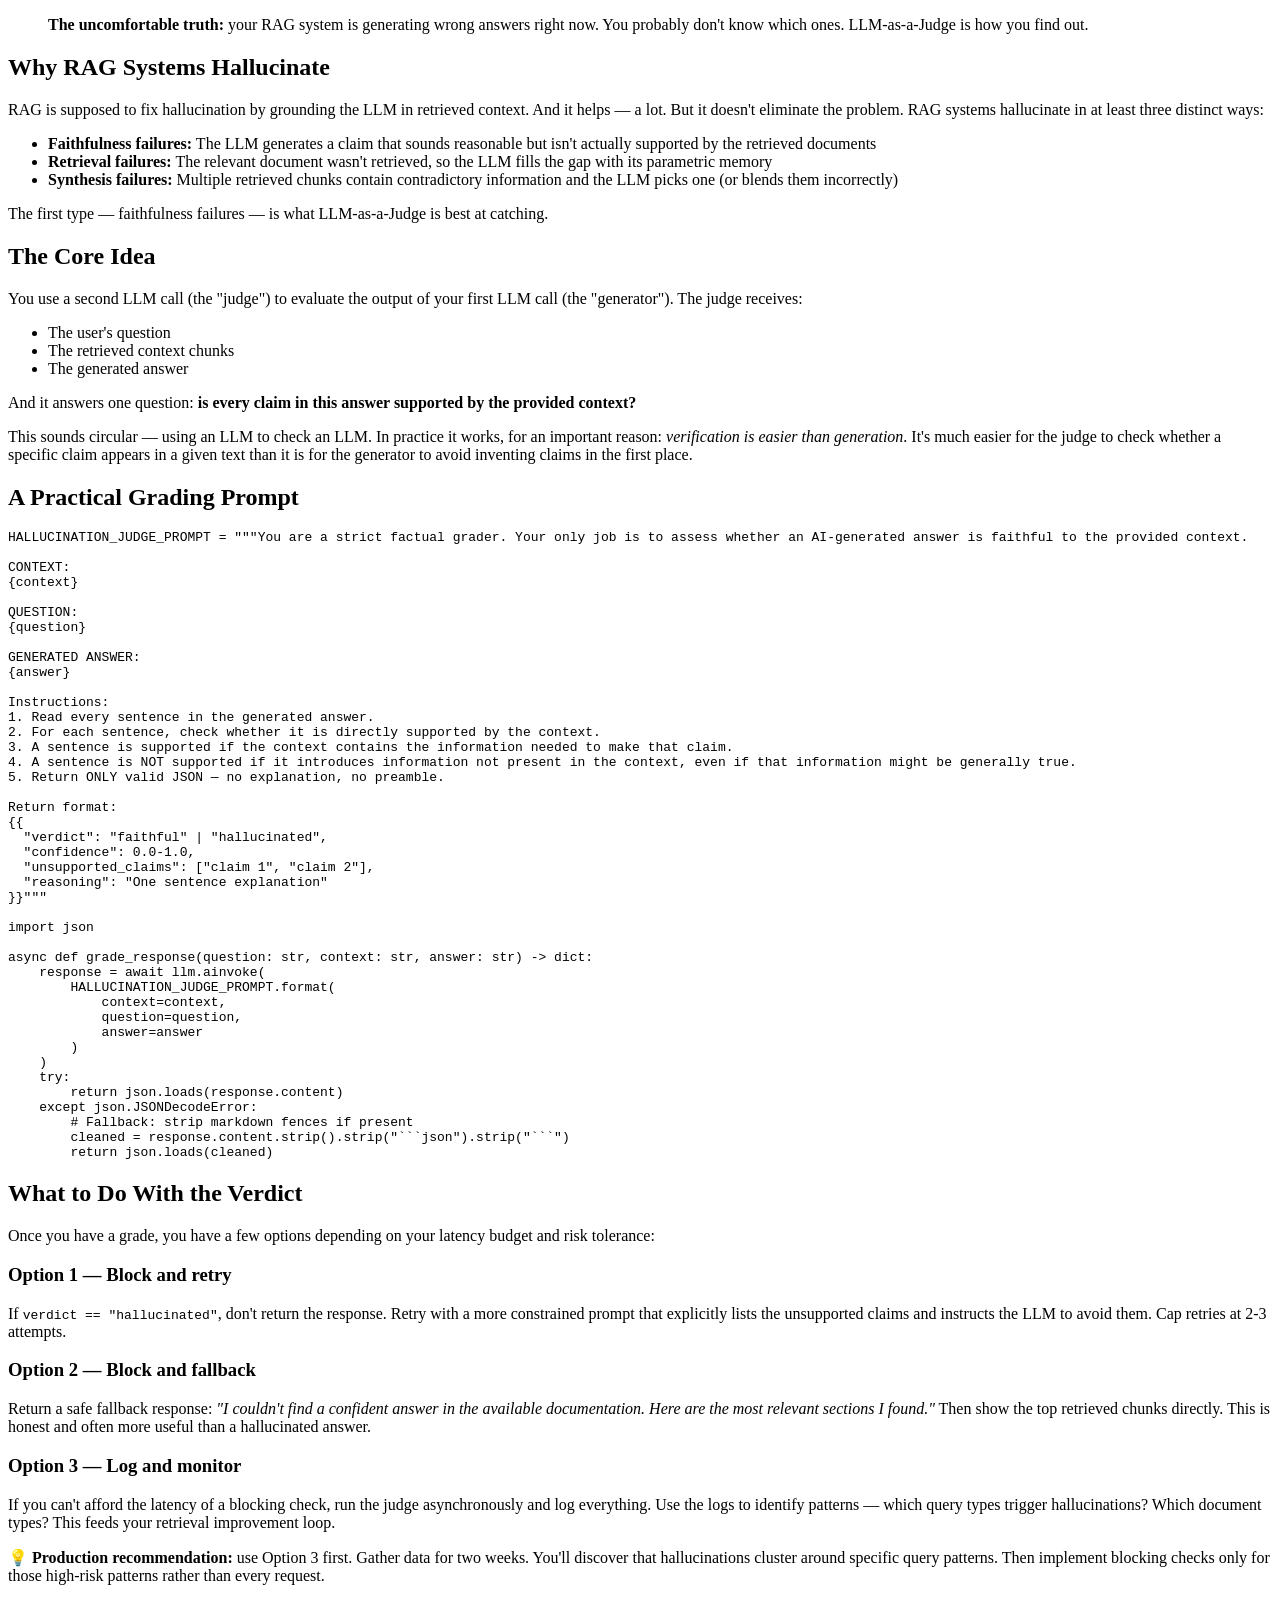
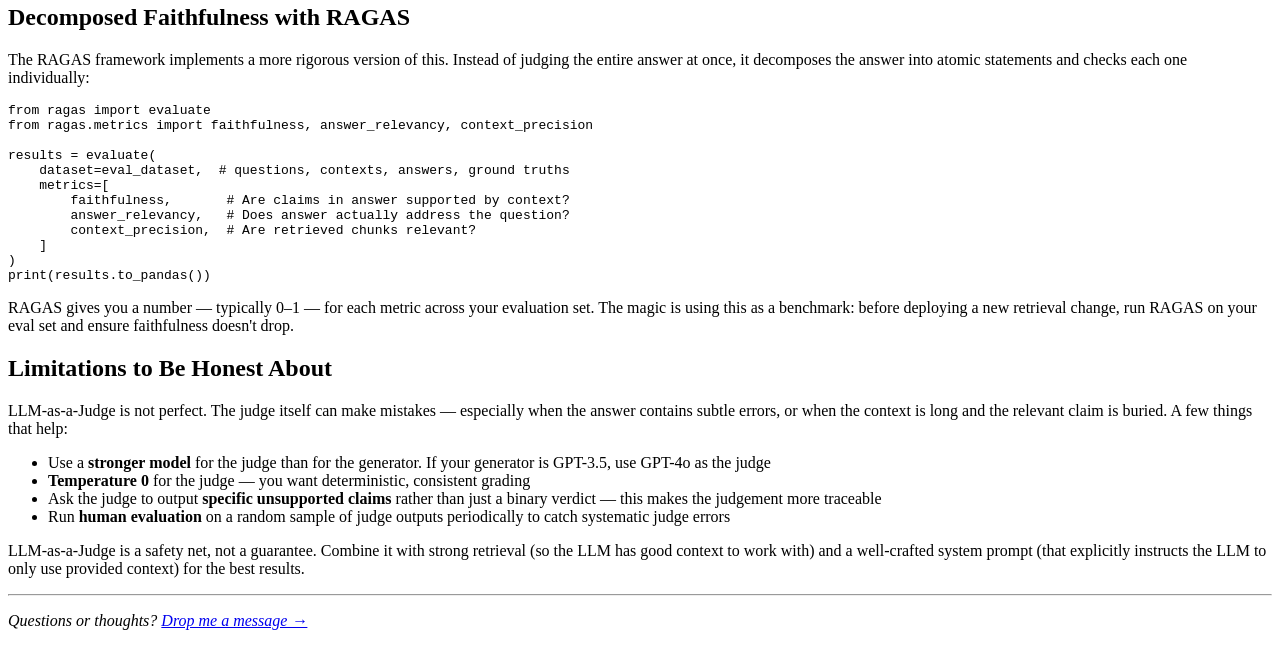
<file: posts/hallucination-detection.html>
<!DOCTYPE html><html lang="en"><head>
<meta name="post-tag"   content="LLM Ops" />
<meta name="post-title" content="LLM-as-a-Judge: Grading Your RAG Responses for Hallucinations" />
<meta name="post-date"  content="Jan 10, 2025" />
<meta name="post-read"  content="6 min" />
</head><body><div class="post-content">

<blockquote><p><strong>The uncomfortable truth:</strong> your RAG system is generating wrong answers right now. You probably don't know which ones. LLM-as-a-Judge is how you find out.</p></blockquote>

<h2>Why RAG Systems Hallucinate</h2>
<p>RAG is supposed to fix hallucination by grounding the LLM in retrieved context. And it helps — a lot. But it doesn't eliminate the problem. RAG systems hallucinate in at least three distinct ways:</p>
<ul>
  <li><strong>Faithfulness failures:</strong> The LLM generates a claim that sounds reasonable but isn't actually supported by the retrieved documents</li>
  <li><strong>Retrieval failures:</strong> The relevant document wasn't retrieved, so the LLM fills the gap with its parametric memory</li>
  <li><strong>Synthesis failures:</strong> Multiple retrieved chunks contain contradictory information and the LLM picks one (or blends them incorrectly)</li>
</ul>
<p>The first type — faithfulness failures — is what LLM-as-a-Judge is best at catching.</p>

<h2>The Core Idea</h2>
<p>You use a second LLM call (the "judge") to evaluate the output of your first LLM call (the "generator"). The judge receives:</p>
<ul>
  <li>The user's question</li>
  <li>The retrieved context chunks</li>
  <li>The generated answer</li>
</ul>
<p>And it answers one question: <strong>is every claim in this answer supported by the provided context?</strong></p>
<p>This sounds circular — using an LLM to check an LLM. In practice it works, for an important reason: <em>verification is easier than generation</em>. It's much easier for the judge to check whether a specific claim appears in a given text than it is for the generator to avoid inventing claims in the first place.</p>

<h2>A Practical Grading Prompt</h2>
<pre><code class="language-python">HALLUCINATION_JUDGE_PROMPT = """You are a strict factual grader. Your only job is to assess whether an AI-generated answer is faithful to the provided context.

CONTEXT:
{context}

QUESTION:
{question}

GENERATED ANSWER:
{answer}

Instructions:
1. Read every sentence in the generated answer.
2. For each sentence, check whether it is directly supported by the context.
3. A sentence is supported if the context contains the information needed to make that claim.
4. A sentence is NOT supported if it introduces information not present in the context, even if that information might be generally true.
5. Return ONLY valid JSON — no explanation, no preamble.

Return format:
{{
  "verdict": "faithful" | "hallucinated",
  "confidence": 0.0-1.0,
  "unsupported_claims": ["claim 1", "claim 2"],
  "reasoning": "One sentence explanation"
}}"""

import json

async def grade_response(question: str, context: str, answer: str) -> dict:
    response = await llm.ainvoke(
        HALLUCINATION_JUDGE_PROMPT.format(
            context=context,
            question=question,
            answer=answer
        )
    )
    try:
        return json.loads(response.content)
    except json.JSONDecodeError:
        # Fallback: strip markdown fences if present
        cleaned = response.content.strip().strip("```json").strip("```")
        return json.loads(cleaned)
</code></pre>

<h2>What to Do With the Verdict</h2>
<p>Once you have a grade, you have a few options depending on your latency budget and risk tolerance:</p>

<h3>Option 1 — Block and retry</h3>
<p>If <code>verdict == "hallucinated"</code>, don't return the response. Retry with a more constrained prompt that explicitly lists the unsupported claims and instructs the LLM to avoid them. Cap retries at 2-3 attempts.</p>

<h3>Option 2 — Block and fallback</h3>
<p>Return a safe fallback response: <em>"I couldn't find a confident answer in the available documentation. Here are the most relevant sections I found."</em> Then show the top retrieved chunks directly. This is honest and often more useful than a hallucinated answer.</p>

<h3>Option 3 — Log and monitor</h3>
<p>If you can't afford the latency of a blocking check, run the judge asynchronously and log everything. Use the logs to identify patterns — which query types trigger hallucinations? Which document types? This feeds your retrieval improvement loop.</p>

<div class="callout"><p><strong>💡 Production recommendation:</strong> use Option 3 first. Gather data for two weeks. You'll discover that hallucinations cluster around specific query patterns. Then implement blocking checks only for those high-risk patterns rather than every request.</p></div>

<h2>Decomposed Faithfulness with RAGAS</h2>
<p>The RAGAS framework implements a more rigorous version of this. Instead of judging the entire answer at once, it decomposes the answer into atomic statements and checks each one individually:</p>

<pre><code class="language-python">from ragas import evaluate
from ragas.metrics import faithfulness, answer_relevancy, context_precision

results = evaluate(
    dataset=eval_dataset,  # questions, contexts, answers, ground truths
    metrics=[
        faithfulness,       # Are claims in answer supported by context?
        answer_relevancy,   # Does answer actually address the question?
        context_precision,  # Are retrieved chunks relevant?
    ]
)
print(results.to_pandas())
</code></pre>

<p>RAGAS gives you a number — typically 0–1 — for each metric across your evaluation set. The magic is using this as a benchmark: before deploying a new retrieval change, run RAGAS on your eval set and ensure faithfulness doesn't drop.</p>

<h2>Limitations to Be Honest About</h2>
<p>LLM-as-a-Judge is not perfect. The judge itself can make mistakes — especially when the answer contains subtle errors, or when the context is long and the relevant claim is buried. A few things that help:</p>
<ul>
  <li>Use a <strong>stronger model</strong> for the judge than for the generator. If your generator is GPT-3.5, use GPT-4o as the judge</li>
  <li><strong>Temperature 0</strong> for the judge — you want deterministic, consistent grading</li>
  <li>Ask the judge to output <strong>specific unsupported claims</strong> rather than just a binary verdict — this makes the judgement more traceable</li>
  <li>Run <strong>human evaluation</strong> on a random sample of judge outputs periodically to catch systematic judge errors</li>
</ul>
<p>LLM-as-a-Judge is a safety net, not a guarantee. Combine it with strong retrieval (so the LLM has good context to work with) and a well-crafted system prompt (that explicitly instructs the LLM to only use provided context) for the best results.</p>

<hr />
<p><em>Questions or thoughts? <a href="../index.html#contact">Drop me a message →</a></em></p>
</div></body></html>
</file>
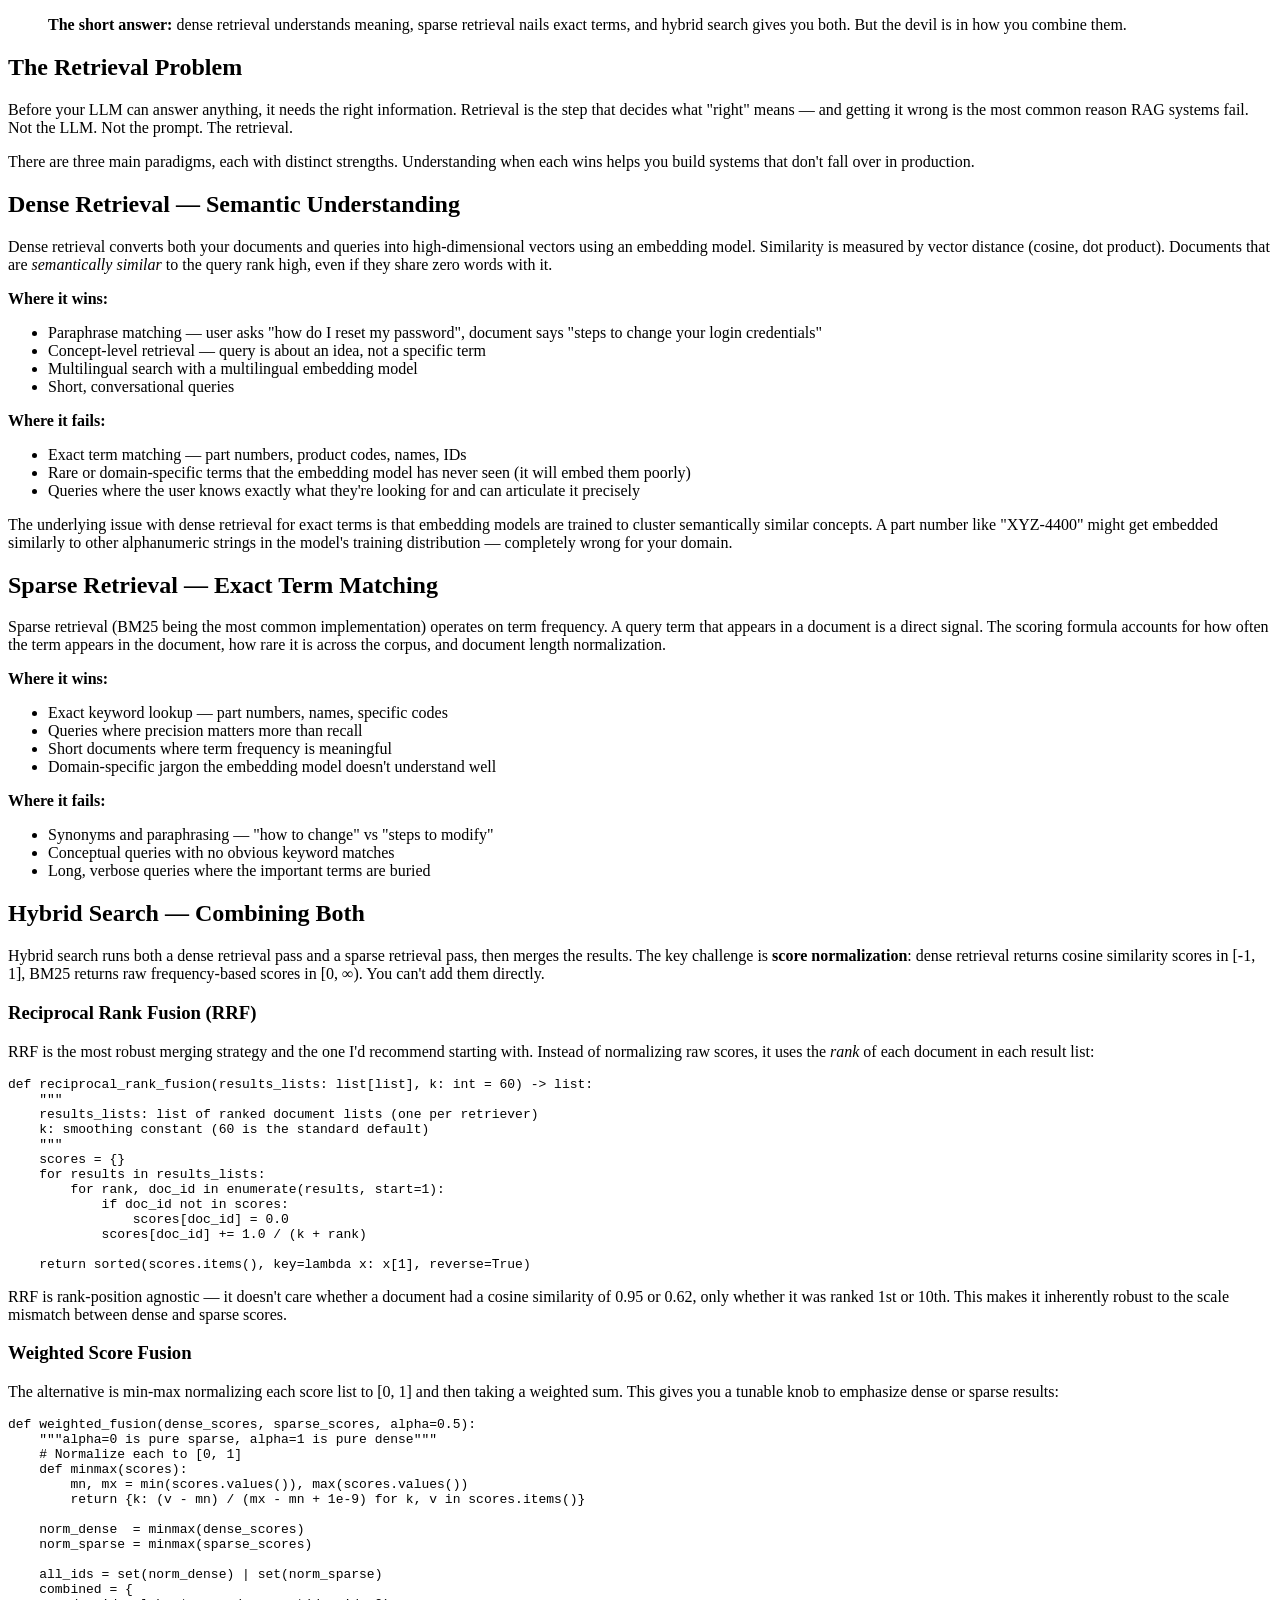
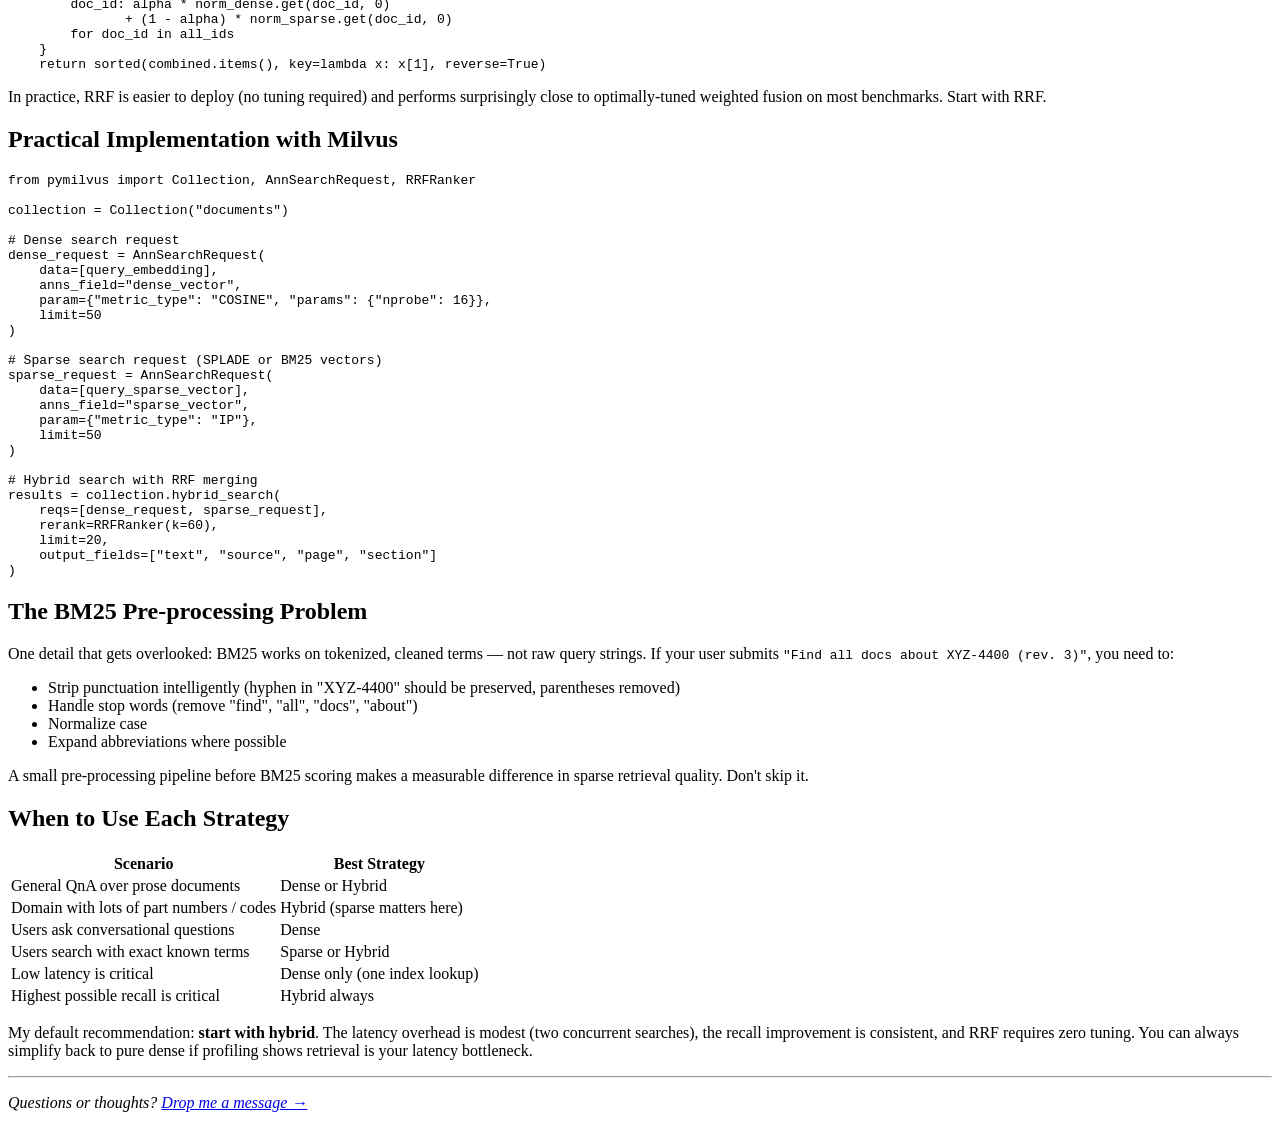
<file: posts/hybrid-search.html>
<!DOCTYPE html><html lang="en"><head>
<meta name="post-tag"   content="RAG" />
<meta name="post-title" content="Dense vs Sparse vs Hybrid: Choosing the Right Retrieval Strategy" />
<meta name="post-date"  content="Jan 22, 2025" />
<meta name="post-read"  content="9 min" />
</head><body><div class="post-content">

<blockquote><p><strong>The short answer:</strong> dense retrieval understands meaning, sparse retrieval nails exact terms, and hybrid search gives you both. But the devil is in how you combine them.</p></blockquote>

<h2>The Retrieval Problem</h2>
<p>Before your LLM can answer anything, it needs the right information. Retrieval is the step that decides what "right" means — and getting it wrong is the most common reason RAG systems fail. Not the LLM. Not the prompt. The retrieval.</p>
<p>There are three main paradigms, each with distinct strengths. Understanding when each wins helps you build systems that don't fall over in production.</p>

<h2>Dense Retrieval — Semantic Understanding</h2>
<p>Dense retrieval converts both your documents and queries into high-dimensional vectors using an embedding model. Similarity is measured by vector distance (cosine, dot product). Documents that are <em>semantically similar</em> to the query rank high, even if they share zero words with it.</p>
<p><strong>Where it wins:</strong></p>
<ul>
  <li>Paraphrase matching — user asks "how do I reset my password", document says "steps to change your login credentials"</li>
  <li>Concept-level retrieval — query is about an idea, not a specific term</li>
  <li>Multilingual search with a multilingual embedding model</li>
  <li>Short, conversational queries</li>
</ul>
<p><strong>Where it fails:</strong></p>
<ul>
  <li>Exact term matching — part numbers, product codes, names, IDs</li>
  <li>Rare or domain-specific terms that the embedding model has never seen (it will embed them poorly)</li>
  <li>Queries where the user knows exactly what they're looking for and can articulate it precisely</li>
</ul>
<p>The underlying issue with dense retrieval for exact terms is that embedding models are trained to cluster semantically similar concepts. A part number like "XYZ-4400" might get embedded similarly to other alphanumeric strings in the model's training distribution — completely wrong for your domain.</p>

<h2>Sparse Retrieval — Exact Term Matching</h2>
<p>Sparse retrieval (BM25 being the most common implementation) operates on term frequency. A query term that appears in a document is a direct signal. The scoring formula accounts for how often the term appears in the document, how rare it is across the corpus, and document length normalization.</p>
<p><strong>Where it wins:</strong></p>
<ul>
  <li>Exact keyword lookup — part numbers, names, specific codes</li>
  <li>Queries where precision matters more than recall</li>
  <li>Short documents where term frequency is meaningful</li>
  <li>Domain-specific jargon the embedding model doesn't understand well</li>
</ul>
<p><strong>Where it fails:</strong></p>
<ul>
  <li>Synonyms and paraphrasing — "how to change" vs "steps to modify"</li>
  <li>Conceptual queries with no obvious keyword matches</li>
  <li>Long, verbose queries where the important terms are buried</li>
</ul>

<h2>Hybrid Search — Combining Both</h2>
<p>Hybrid search runs both a dense retrieval pass and a sparse retrieval pass, then merges the results. The key challenge is <strong>score normalization</strong>: dense retrieval returns cosine similarity scores in [-1, 1], BM25 returns raw frequency-based scores in [0, ∞). You can't add them directly.</p>

<h3>Reciprocal Rank Fusion (RRF)</h3>
<p>RRF is the most robust merging strategy and the one I'd recommend starting with. Instead of normalizing raw scores, it uses the <em>rank</em> of each document in each result list:</p>

<pre><code class="language-python">def reciprocal_rank_fusion(results_lists: list[list], k: int = 60) -> list:
    """
    results_lists: list of ranked document lists (one per retriever)
    k: smoothing constant (60 is the standard default)
    """
    scores = {}
    for results in results_lists:
        for rank, doc_id in enumerate(results, start=1):
            if doc_id not in scores:
                scores[doc_id] = 0.0
            scores[doc_id] += 1.0 / (k + rank)

    return sorted(scores.items(), key=lambda x: x[1], reverse=True)
</code></pre>

<p>RRF is rank-position agnostic — it doesn't care whether a document had a cosine similarity of 0.95 or 0.62, only whether it was ranked 1st or 10th. This makes it inherently robust to the scale mismatch between dense and sparse scores.</p>

<h3>Weighted Score Fusion</h3>
<p>The alternative is min-max normalizing each score list to [0, 1] and then taking a weighted sum. This gives you a tunable knob to emphasize dense or sparse results:</p>

<pre><code class="language-python">def weighted_fusion(dense_scores, sparse_scores, alpha=0.5):
    """alpha=0 is pure sparse, alpha=1 is pure dense"""
    # Normalize each to [0, 1]
    def minmax(scores):
        mn, mx = min(scores.values()), max(scores.values())
        return {k: (v - mn) / (mx - mn + 1e-9) for k, v in scores.items()}

    norm_dense  = minmax(dense_scores)
    norm_sparse = minmax(sparse_scores)

    all_ids = set(norm_dense) | set(norm_sparse)
    combined = {
        doc_id: alpha * norm_dense.get(doc_id, 0)
               + (1 - alpha) * norm_sparse.get(doc_id, 0)
        for doc_id in all_ids
    }
    return sorted(combined.items(), key=lambda x: x[1], reverse=True)
</code></pre>

<p>In practice, RRF is easier to deploy (no tuning required) and performs surprisingly close to optimally-tuned weighted fusion on most benchmarks. Start with RRF.</p>

<h2>Practical Implementation with Milvus</h2>
<pre><code class="language-python">from pymilvus import Collection, AnnSearchRequest, RRFRanker

collection = Collection("documents")

# Dense search request
dense_request = AnnSearchRequest(
    data=[query_embedding],
    anns_field="dense_vector",
    param={"metric_type": "COSINE", "params": {"nprobe": 16}},
    limit=50
)

# Sparse search request (SPLADE or BM25 vectors)
sparse_request = AnnSearchRequest(
    data=[query_sparse_vector],
    anns_field="sparse_vector",
    param={"metric_type": "IP"},
    limit=50
)

# Hybrid search with RRF merging
results = collection.hybrid_search(
    reqs=[dense_request, sparse_request],
    rerank=RRFRanker(k=60),
    limit=20,
    output_fields=["text", "source", "page", "section"]
)
</code></pre>

<h2>The BM25 Pre-processing Problem</h2>
<p>One detail that gets overlooked: BM25 works on tokenized, cleaned terms — not raw query strings. If your user submits <code>"Find all docs about XYZ-4400 (rev. 3)"</code>, you need to:</p>
<ul>
  <li>Strip punctuation intelligently (hyphen in "XYZ-4400" should be preserved, parentheses removed)</li>
  <li>Handle stop words (remove "find", "all", "docs", "about")</li>
  <li>Normalize case</li>
  <li>Expand abbreviations where possible</li>
</ul>
<p>A small pre-processing pipeline before BM25 scoring makes a measurable difference in sparse retrieval quality. Don't skip it.</p>

<h2>When to Use Each Strategy</h2>
<table>
  <thead><tr><th>Scenario</th><th>Best Strategy</th></tr></thead>
  <tbody>
    <tr><td>General QnA over prose documents</td><td>Dense or Hybrid</td></tr>
    <tr><td>Domain with lots of part numbers / codes</td><td>Hybrid (sparse matters here)</td></tr>
    <tr><td>Users ask conversational questions</td><td>Dense</td></tr>
    <tr><td>Users search with exact known terms</td><td>Sparse or Hybrid</td></tr>
    <tr><td>Low latency is critical</td><td>Dense only (one index lookup)</td></tr>
    <tr><td>Highest possible recall is critical</td><td>Hybrid always</td></tr>
  </tbody>
</table>

<p>My default recommendation: <strong>start with hybrid</strong>. The latency overhead is modest (two concurrent searches), the recall improvement is consistent, and RRF requires zero tuning. You can always simplify back to pure dense if profiling shows retrieval is your latency bottleneck.</p>

<hr />
<p><em>Questions or thoughts? <a href="../index.html#contact">Drop me a message →</a></em></p>
</div></body></html>
</file>
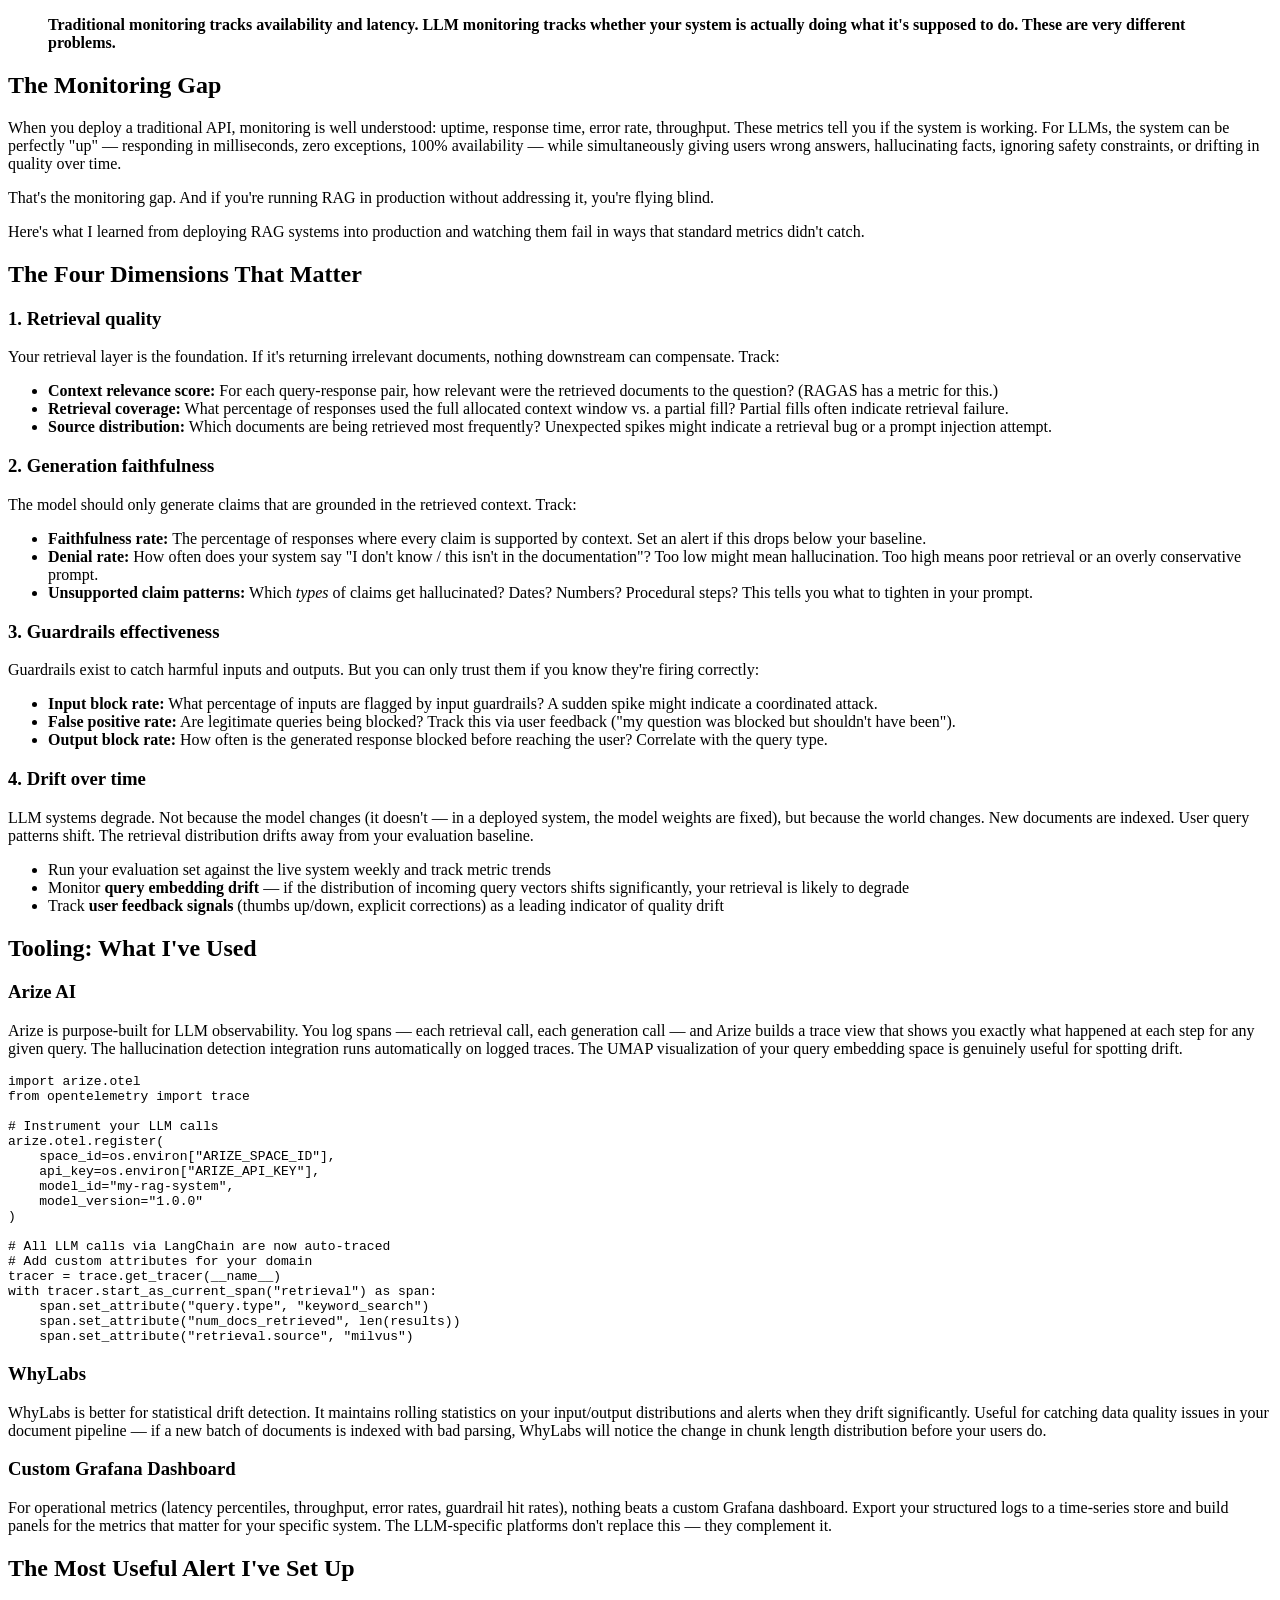
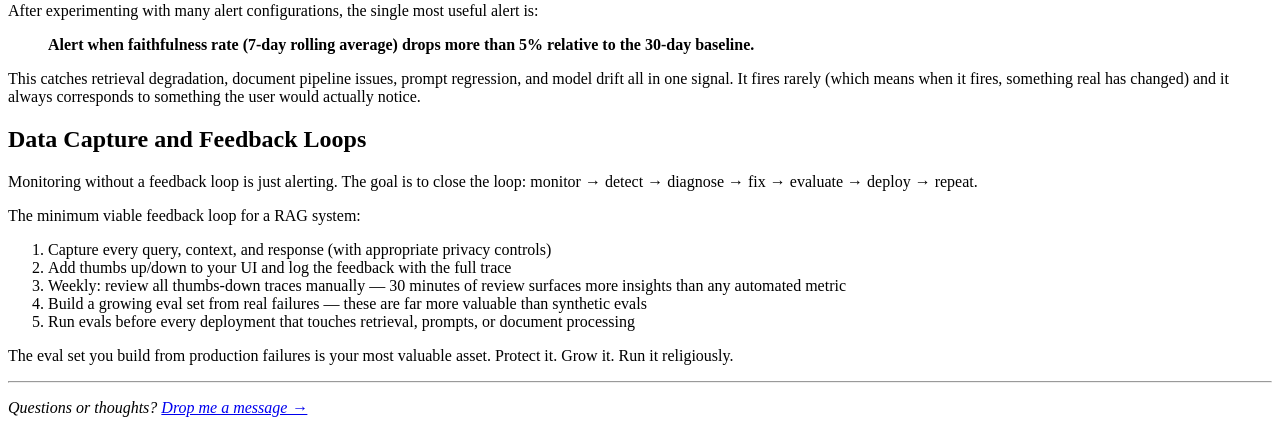
<file: posts/llm-monitoring.html>
<!DOCTYPE html><html lang="en"><head>
<meta name="post-tag"   content="LLM Ops" />
<meta name="post-title" content="LLM Monitoring in Production: What I Learned the Hard Way" />
<meta name="post-date"  content="Dec 12, 2024" />
<meta name="post-read"  content="6 min" />
</head><body><div class="post-content">

<blockquote><p><strong>Traditional monitoring tracks availability and latency. LLM monitoring tracks whether your system is actually doing what it's supposed to do. These are very different problems.</strong></p></blockquote>

<h2>The Monitoring Gap</h2>
<p>When you deploy a traditional API, monitoring is well understood: uptime, response time, error rate, throughput. These metrics tell you if the system is working. For LLMs, the system can be perfectly "up" — responding in milliseconds, zero exceptions, 100% availability — while simultaneously giving users wrong answers, hallucinating facts, ignoring safety constraints, or drifting in quality over time.</p>
<p>That's the monitoring gap. And if you're running RAG in production without addressing it, you're flying blind.</p>
<p>Here's what I learned from deploying RAG systems into production and watching them fail in ways that standard metrics didn't catch.</p>

<h2>The Four Dimensions That Matter</h2>

<h3>1. Retrieval quality</h3>
<p>Your retrieval layer is the foundation. If it's returning irrelevant documents, nothing downstream can compensate. Track:</p>
<ul>
  <li><strong>Context relevance score:</strong> For each query-response pair, how relevant were the retrieved documents to the question? (RAGAS has a metric for this.)</li>
  <li><strong>Retrieval coverage:</strong> What percentage of responses used the full allocated context window vs. a partial fill? Partial fills often indicate retrieval failure.</li>
  <li><strong>Source distribution:</strong> Which documents are being retrieved most frequently? Unexpected spikes might indicate a retrieval bug or a prompt injection attempt.</li>
</ul>

<h3>2. Generation faithfulness</h3>
<p>The model should only generate claims that are grounded in the retrieved context. Track:</p>
<ul>
  <li><strong>Faithfulness rate:</strong> The percentage of responses where every claim is supported by context. Set an alert if this drops below your baseline.</li>
  <li><strong>Denial rate:</strong> How often does your system say "I don't know / this isn't in the documentation"? Too low might mean hallucination. Too high means poor retrieval or an overly conservative prompt.</li>
  <li><strong>Unsupported claim patterns:</strong> Which <em>types</em> of claims get hallucinated? Dates? Numbers? Procedural steps? This tells you what to tighten in your prompt.</li>
</ul>

<h3>3. Guardrails effectiveness</h3>
<p>Guardrails exist to catch harmful inputs and outputs. But you can only trust them if you know they're firing correctly:</p>
<ul>
  <li><strong>Input block rate:</strong> What percentage of inputs are flagged by input guardrails? A sudden spike might indicate a coordinated attack.</li>
  <li><strong>False positive rate:</strong> Are legitimate queries being blocked? Track this via user feedback ("my question was blocked but shouldn't have been").</li>
  <li><strong>Output block rate:</strong> How often is the generated response blocked before reaching the user? Correlate with the query type.</li>
</ul>

<h3>4. Drift over time</h3>
<p>LLM systems degrade. Not because the model changes (it doesn't — in a deployed system, the model weights are fixed), but because the world changes. New documents are indexed. User query patterns shift. The retrieval distribution drifts away from your evaluation baseline.</p>
<ul>
  <li>Run your evaluation set against the live system weekly and track metric trends</li>
  <li>Monitor <strong>query embedding drift</strong> — if the distribution of incoming query vectors shifts significantly, your retrieval is likely to degrade</li>
  <li>Track <strong>user feedback signals</strong> (thumbs up/down, explicit corrections) as a leading indicator of quality drift</li>
</ul>

<h2>Tooling: What I've Used</h2>

<h3>Arize AI</h3>
<p>Arize is purpose-built for LLM observability. You log spans — each retrieval call, each generation call — and Arize builds a trace view that shows you exactly what happened at each step for any given query. The hallucination detection integration runs automatically on logged traces. The UMAP visualization of your query embedding space is genuinely useful for spotting drift.</p>
<pre><code class="language-python">import arize.otel
from opentelemetry import trace

# Instrument your LLM calls
arize.otel.register(
    space_id=os.environ["ARIZE_SPACE_ID"],
    api_key=os.environ["ARIZE_API_KEY"],
    model_id="my-rag-system",
    model_version="1.0.0"
)

# All LLM calls via LangChain are now auto-traced
# Add custom attributes for your domain
tracer = trace.get_tracer(__name__)
with tracer.start_as_current_span("retrieval") as span:
    span.set_attribute("query.type", "keyword_search")
    span.set_attribute("num_docs_retrieved", len(results))
    span.set_attribute("retrieval.source", "milvus")
</code></pre>

<h3>WhyLabs</h3>
<p>WhyLabs is better for statistical drift detection. It maintains rolling statistics on your input/output distributions and alerts when they drift significantly. Useful for catching data quality issues in your document pipeline — if a new batch of documents is indexed with bad parsing, WhyLabs will notice the change in chunk length distribution before your users do.</p>

<h3>Custom Grafana Dashboard</h3>
<p>For operational metrics (latency percentiles, throughput, error rates, guardrail hit rates), nothing beats a custom Grafana dashboard. Export your structured logs to a time-series store and build panels for the metrics that matter for your specific system. The LLM-specific platforms don't replace this — they complement it.</p>

<h2>The Most Useful Alert I've Set Up</h2>
<p>After experimenting with many alert configurations, the single most useful alert is:</p>
<blockquote><p><strong>Alert when faithfulness rate (7-day rolling average) drops more than 5% relative to the 30-day baseline.</strong></p></blockquote>
<p>This catches retrieval degradation, document pipeline issues, prompt regression, and model drift all in one signal. It fires rarely (which means when it fires, something real has changed) and it always corresponds to something the user would actually notice.</p>

<h2>Data Capture and Feedback Loops</h2>
<p>Monitoring without a feedback loop is just alerting. The goal is to close the loop: monitor → detect → diagnose → fix → evaluate → deploy → repeat.</p>
<p>The minimum viable feedback loop for a RAG system:</p>
<ol>
  <li>Capture every query, context, and response (with appropriate privacy controls)</li>
  <li>Add thumbs up/down to your UI and log the feedback with the full trace</li>
  <li>Weekly: review all thumbs-down traces manually — 30 minutes of review surfaces more insights than any automated metric</li>
  <li>Build a growing eval set from real failures — these are far more valuable than synthetic evals</li>
  <li>Run evals before every deployment that touches retrieval, prompts, or document processing</li>
</ol>
<p>The eval set you build from production failures is your most valuable asset. Protect it. Grow it. Run it religiously.</p>

<hr />
<p><em>Questions or thoughts? <a href="../index.html#contact">Drop me a message →</a></em></p>
</div></body></html>
</file>
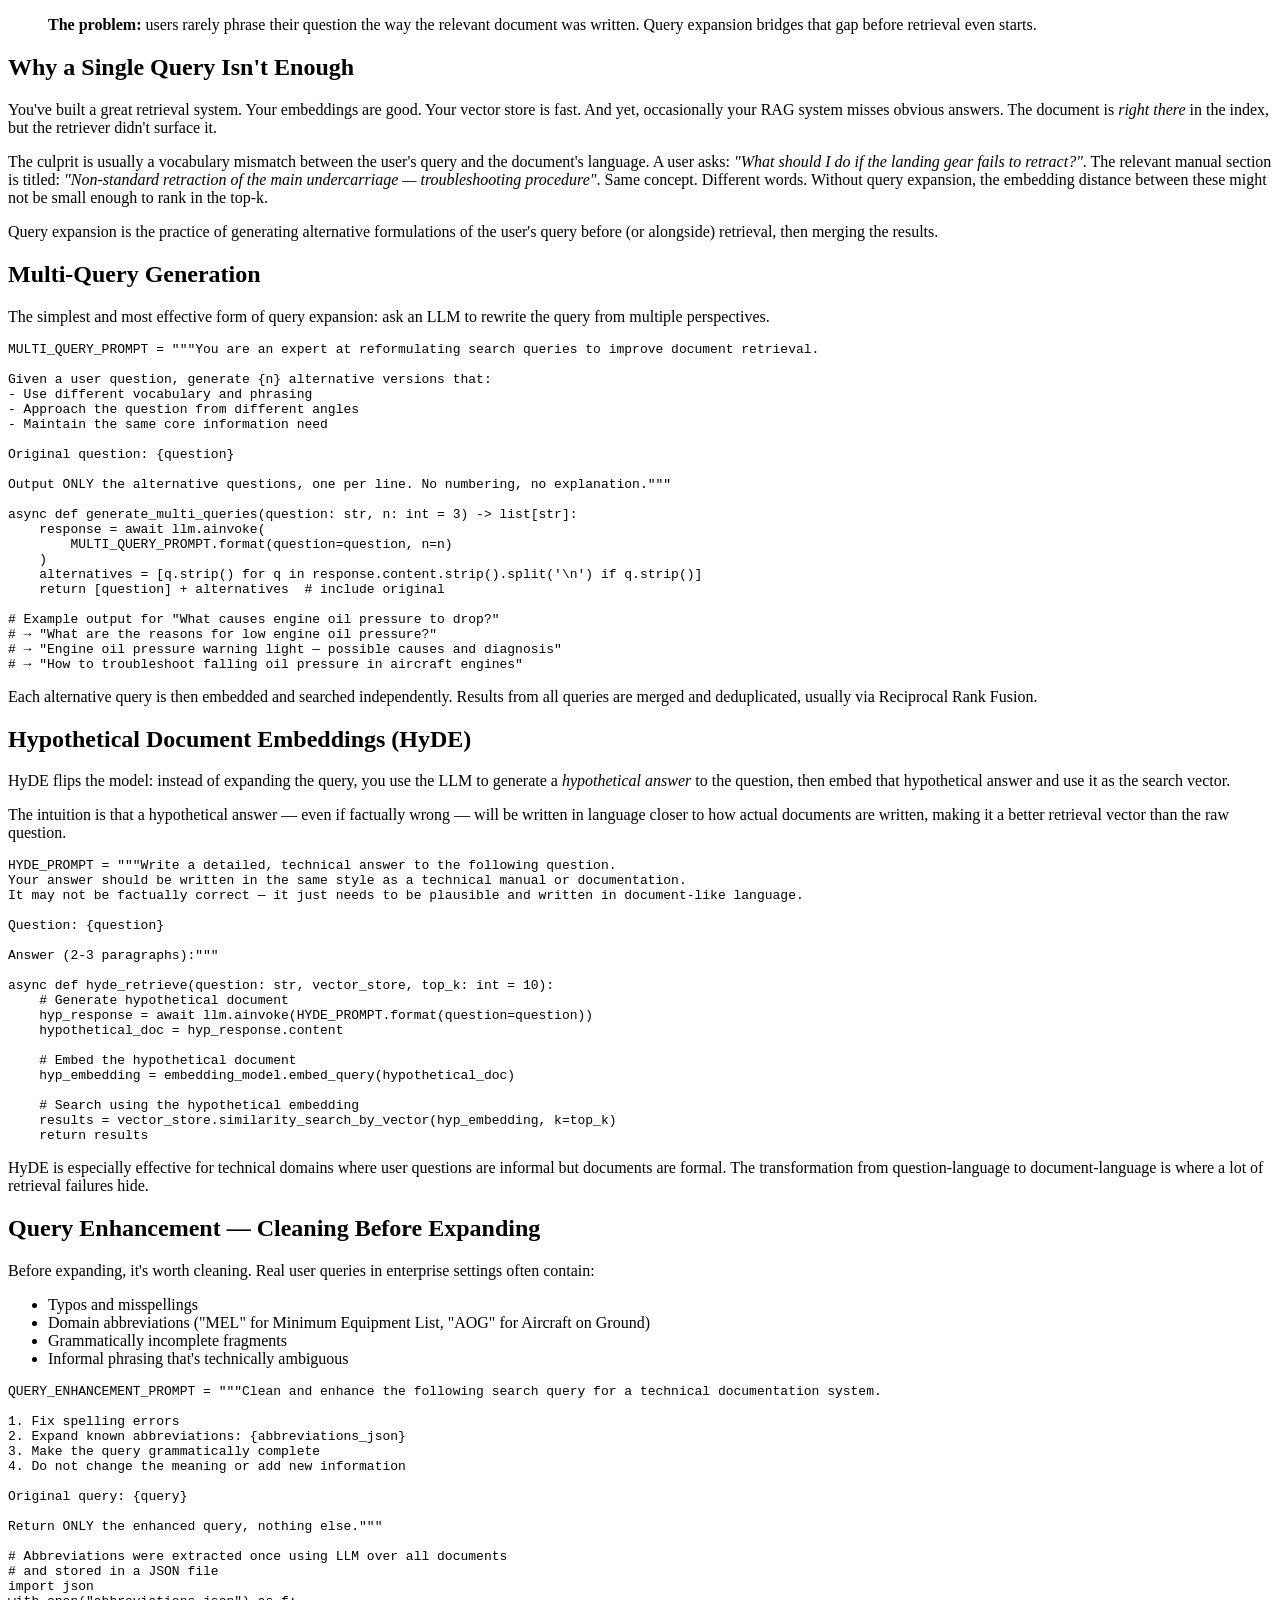
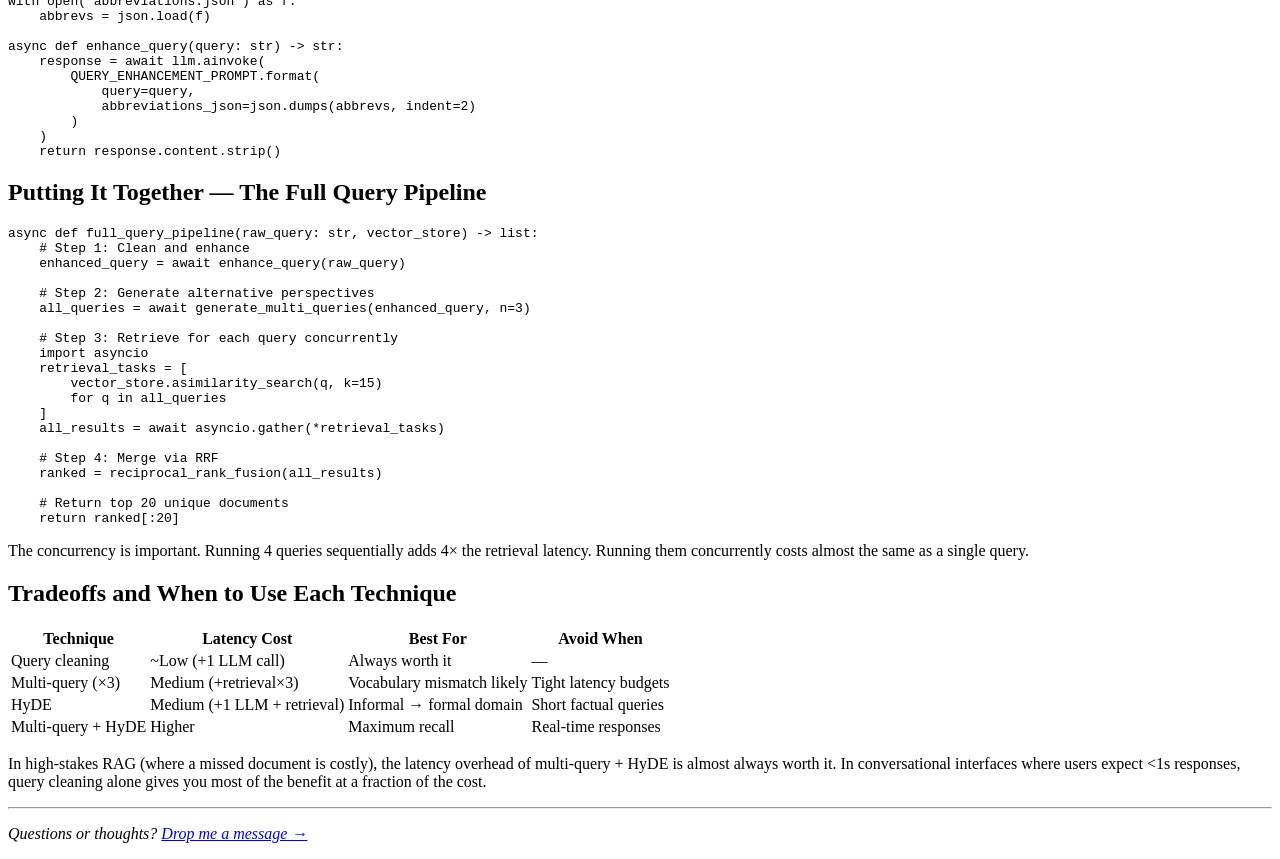
<file: posts/query-enhancement.html>
<!DOCTYPE html><html lang="en"><head>
<meta name="post-tag"   content="RAG" />
<meta name="post-title" content="Query Expansion and Multi-Query: Getting More From Your Retriever" />
<meta name="post-date"  content="Dec 28, 2024" />
<meta name="post-read"  content="7 min" />
</head><body><div class="post-content">

<blockquote><p><strong>The problem:</strong> users rarely phrase their question the way the relevant document was written. Query expansion bridges that gap before retrieval even starts.</p></blockquote>

<h2>Why a Single Query Isn't Enough</h2>
<p>You've built a great retrieval system. Your embeddings are good. Your vector store is fast. And yet, occasionally your RAG system misses obvious answers. The document is <em>right there</em> in the index, but the retriever didn't surface it.</p>
<p>The culprit is usually a vocabulary mismatch between the user's query and the document's language. A user asks: <em>"What should I do if the landing gear fails to retract?"</em>. The relevant manual section is titled: <em>"Non-standard retraction of the main undercarriage — troubleshooting procedure"</em>. Same concept. Different words. Without query expansion, the embedding distance between these might not be small enough to rank in the top-k.</p>
<p>Query expansion is the practice of generating alternative formulations of the user's query before (or alongside) retrieval, then merging the results.</p>

<h2>Multi-Query Generation</h2>
<p>The simplest and most effective form of query expansion: ask an LLM to rewrite the query from multiple perspectives.</p>

<pre><code class="language-python">MULTI_QUERY_PROMPT = """You are an expert at reformulating search queries to improve document retrieval.

Given a user question, generate {n} alternative versions that:
- Use different vocabulary and phrasing
- Approach the question from different angles
- Maintain the same core information need

Original question: {question}

Output ONLY the alternative questions, one per line. No numbering, no explanation."""

async def generate_multi_queries(question: str, n: int = 3) -> list[str]:
    response = await llm.ainvoke(
        MULTI_QUERY_PROMPT.format(question=question, n=n)
    )
    alternatives = [q.strip() for q in response.content.strip().split('\n') if q.strip()]
    return [question] + alternatives  # include original

# Example output for "What causes engine oil pressure to drop?"
# → "What are the reasons for low engine oil pressure?"
# → "Engine oil pressure warning light — possible causes and diagnosis"
# → "How to troubleshoot falling oil pressure in aircraft engines"
</code></pre>

<p>Each alternative query is then embedded and searched independently. Results from all queries are merged and deduplicated, usually via Reciprocal Rank Fusion.</p>

<h2>Hypothetical Document Embeddings (HyDE)</h2>
<p>HyDE flips the model: instead of expanding the query, you use the LLM to generate a <em>hypothetical answer</em> to the question, then embed that hypothetical answer and use it as the search vector.</p>
<p>The intuition is that a hypothetical answer — even if factually wrong — will be written in language closer to how actual documents are written, making it a better retrieval vector than the raw question.</p>

<pre><code class="language-python">HYDE_PROMPT = """Write a detailed, technical answer to the following question.
Your answer should be written in the same style as a technical manual or documentation.
It may not be factually correct — it just needs to be plausible and written in document-like language.

Question: {question}

Answer (2-3 paragraphs):"""

async def hyde_retrieve(question: str, vector_store, top_k: int = 10):
    # Generate hypothetical document
    hyp_response = await llm.ainvoke(HYDE_PROMPT.format(question=question))
    hypothetical_doc = hyp_response.content

    # Embed the hypothetical document
    hyp_embedding = embedding_model.embed_query(hypothetical_doc)

    # Search using the hypothetical embedding
    results = vector_store.similarity_search_by_vector(hyp_embedding, k=top_k)
    return results
</code></pre>

<p>HyDE is especially effective for technical domains where user questions are informal but documents are formal. The transformation from question-language to document-language is where a lot of retrieval failures hide.</p>

<h2>Query Enhancement — Cleaning Before Expanding</h2>
<p>Before expanding, it's worth cleaning. Real user queries in enterprise settings often contain:</p>
<ul>
  <li>Typos and misspellings</li>
  <li>Domain abbreviations ("MEL" for Minimum Equipment List, "AOG" for Aircraft on Ground)</li>
  <li>Grammatically incomplete fragments</li>
  <li>Informal phrasing that's technically ambiguous</li>
</ul>

<pre><code class="language-python">QUERY_ENHANCEMENT_PROMPT = """Clean and enhance the following search query for a technical documentation system.

1. Fix spelling errors
2. Expand known abbreviations: {abbreviations_json}
3. Make the query grammatically complete
4. Do not change the meaning or add new information

Original query: {query}

Return ONLY the enhanced query, nothing else."""

# Abbreviations were extracted once using LLM over all documents
# and stored in a JSON file
import json
with open("abbreviations.json") as f:
    abbrevs = json.load(f)

async def enhance_query(query: str) -> str:
    response = await llm.ainvoke(
        QUERY_ENHANCEMENT_PROMPT.format(
            query=query,
            abbreviations_json=json.dumps(abbrevs, indent=2)
        )
    )
    return response.content.strip()
</code></pre>

<h2>Putting It Together — The Full Query Pipeline</h2>
<pre><code class="language-python">async def full_query_pipeline(raw_query: str, vector_store) -> list:
    # Step 1: Clean and enhance
    enhanced_query = await enhance_query(raw_query)

    # Step 2: Generate alternative perspectives
    all_queries = await generate_multi_queries(enhanced_query, n=3)

    # Step 3: Retrieve for each query concurrently
    import asyncio
    retrieval_tasks = [
        vector_store.asimilarity_search(q, k=15)
        for q in all_queries
    ]
    all_results = await asyncio.gather(*retrieval_tasks)

    # Step 4: Merge via RRF
    ranked = reciprocal_rank_fusion(all_results)

    # Return top 20 unique documents
    return ranked[:20]
</code></pre>

<p>The concurrency is important. Running 4 queries sequentially adds 4× the retrieval latency. Running them concurrently costs almost the same as a single query.</p>

<h2>Tradeoffs and When to Use Each Technique</h2>
<table>
  <thead><tr><th>Technique</th><th>Latency Cost</th><th>Best For</th><th>Avoid When</th></tr></thead>
  <tbody>
    <tr><td>Query cleaning</td><td>~Low (+1 LLM call)</td><td>Always worth it</td><td>—</td></tr>
    <tr><td>Multi-query (×3)</td><td>Medium (+retrieval×3)</td><td>Vocabulary mismatch likely</td><td>Tight latency budgets</td></tr>
    <tr><td>HyDE</td><td>Medium (+1 LLM + retrieval)</td><td>Informal → formal domain</td><td>Short factual queries</td></tr>
    <tr><td>Multi-query + HyDE</td><td>Higher</td><td>Maximum recall</td><td>Real-time responses</td></tr>
  </tbody>
</table>

<p>In high-stakes RAG (where a missed document is costly), the latency overhead of multi-query + HyDE is almost always worth it. In conversational interfaces where users expect &lt;1s responses, query cleaning alone gives you most of the benefit at a fraction of the cost.</p>

<hr />
<p><em>Questions or thoughts? <a href="../index.html#contact">Drop me a message →</a></em></p>
</div></body></html>
</file>
<file: style.css>
/* ═══════════════════════════════════════════════════════════════
   style.css  —  Shared stylesheet for all pages
   Tokens → Reset → Cursor → Nav → Marquee → Sections →
   Cards → Buttons → Form → Footer → Reveal → Responsive
═══════════════════════════════════════════════════════════════ */

/* ── DESIGN TOKENS ──────────────────────────────────────────── */
:root {
  --bg:          #0C0C0C;
  --surface:     #141414;
  --surface2:    #1C1C1C;
  --surface3:    #222222;
  --border:      #2A2A2A;
  --border2:     #333333;

  --amber:       #F5A623;
  --amber-dim:   rgba(245, 166, 35, 0.10);
  --amber-glow:  rgba(245, 166, 35, 0.18);
  --sage:        #6CB89A;
  --rose:        #E07070;
  --violet:      #9678DC;

  --cream:       #F2EDE6;
  --ink:         rgba(242, 237, 230, 0.70);
  --ink-dim:     rgba(242, 237, 230, 0.40);
  --muted:       #606060;
  --muted2:      #888888;

  --ff-display:  'Playfair Display', Georgia, 'Times New Roman', serif;
  --ff-body:     'Outfit', 'Segoe UI', system-ui, sans-serif;
  --ff-mono:     'JetBrains Mono', 'Fira Code', 'Courier New', monospace;

  --nav-h:       68px;
  --max-w:       1280px;
  --px:          3.5rem;
  --radius:      0px;
}

/* ── RESET ──────────────────────────────────────────────────── */
*, *::before, *::after { box-sizing: border-box; margin: 0; padding: 0; }
html { scroll-behavior: smooth; font-size: 16px; }
body {
  font-family: var(--ff-body);
  background: var(--bg);
  color: var(--cream);
  overflow-x: hidden;
  -webkit-font-smoothing: antialiased;
  -moz-osx-font-smoothing: grayscale;
  opacity: 1;
  transition: opacity 0.3s ease;
}
body.page-leaving  { opacity: 0; pointer-events: none; }
body.page-entering { animation: fadeUp 0.4s ease forwards; }
@keyframes fadeUp {
  from { opacity: 0; transform: translateY(12px); }
  to   { opacity: 1; transform: none; }
}

img  { display: block; max-width: 100%; }
a    { color: inherit; text-decoration: none; }

/* ── GRAIN OVERLAY ──────────────────────────────────────────── */
body::before {
  content: '';
  position: fixed; inset: 0;
  z-index: 9000;
  pointer-events: none;
  background-image: url("data:image/svg+xml,%3Csvg viewBox='0 0 200 200' xmlns='http://www.w3.org/2000/svg'%3E%3Cfilter id='n'%3E%3CfeTurbulence type='fractalNoise' baseFrequency='.75' numOctaves='4' stitchTiles='stitch'/%3E%3C/filter%3E%3Crect width='100%25' height='100%25' filter='url(%23n)'/%3E%3C/svg%3E");
  opacity: 0.025;
}

/* ── CUSTOM CURSOR ──────────────────────────────────────────── */
/*
  IMPORTANT: Position is set via transform in site.js using RAF.
  Never add transition to transform here — that causes the lag.
  Only transition visual properties: size, background, border.
*/
#cursor {
  width: 8px;
  height: 8px;
  background: var(--amber);
  border-radius: 50%;
  position: fixed;
  top: 0; left: 0;
  z-index: 9999;
  pointer-events: none;
  will-change: transform;
  /* Visual transitions only — NOT transform/position */
  transition:
    width      0.18s ease,
    height     0.18s ease,
    background 0.18s ease,
    border     0.18s ease,
    border-radius 0.18s ease,
    opacity    0.2s  ease;
}
#cursor.hover {
  width: 36px;
  height: 36px;
  background: transparent;
  border: 1.5px solid var(--amber);
}

/* ── NAVIGATION ─────────────────────────────────────────────── */
#site-nav {
  position: fixed;
  inset: 0 0 auto 0;
  z-index: 600;
  height: var(--nav-h);
  display: flex;
  align-items: center;
  justify-content: space-between;
  padding: 0 var(--px);
  background: rgba(12, 12, 12, 0.92);
  backdrop-filter: blur(24px) saturate(1.6);
  -webkit-backdrop-filter: blur(24px) saturate(1.6);
  border-bottom: 1px solid var(--border);
}
.nav-logo {
  font-family: var(--ff-display);
  font-weight: 700;
  font-style: italic;
  font-size: 1.3rem;
  color: var(--cream);
  letter-spacing: 0.01em;
  line-height: 1;
}
.nav-logo em { color: var(--amber); font-style: normal; }

.nav-body {
  display: flex;
  align-items: center;
  gap: 2.5rem;
}
.nav-links {
  list-style: none;
  display: flex;
  gap: 0;
}
.nav-link {
  font-family: var(--ff-mono);
  font-size: 0.72rem;
  letter-spacing: 0.12em;
  text-transform: uppercase;
  color: var(--muted2);
  padding: 0.5rem 1rem;
  display: flex;
  align-items: center;
  gap: 0.45rem;
  transition: color 0.2s;
  position: relative;
}
.nav-link::after {
  content: '';
  position: absolute;
  bottom: -1px; left: 1rem; right: 1rem;
  height: 1.5px;
  background: var(--amber);
  transform: scaleX(0);
  transition: transform 0.25s ease;
}
.nav-link:hover { color: var(--cream); }
.nav-link.active { color: var(--cream); }
.nav-link.active::after { transform: scaleX(1); }

.nav-link-dot {
  width: 5px; height: 5px;
  border-radius: 50%;
  background: var(--amber);
  opacity: 0;
  transform: scale(0);
  transition: opacity 0.2s, transform 0.2s;
  flex-shrink: 0;
}
.nav-link.active .nav-link-dot { opacity: 1; transform: scale(1); }

.nav-cta {
  font-family: var(--ff-mono);
  font-size: 0.72rem;
  letter-spacing: 0.1em;
  text-transform: uppercase;
  background: var(--amber);
  color: var(--bg);
  padding: 0.5rem 1.2rem;
  display: flex;
  align-items: center;
  gap: 0.3rem;
  transition: opacity 0.2s;
  font-weight: 500;
}
.nav-cta:hover { opacity: 0.85; }

.nav-hamburger {
  display: none;
  flex-direction: column;
  gap: 5px;
  background: none;
  border: none;
  padding: 0.4rem;
}
.nav-hamburger span {
  display: block;
  width: 22px; height: 1.5px;
  background: var(--cream);
  transition: 0.3s;
}

/* ── PAGE HEADER (shared across inner pages) ────────────────── */
.page-header {
  padding-top: var(--nav-h);
  background: var(--surface);
  border-bottom: 1px solid var(--border);
}
.page-header-inner {
  max-width: var(--max-w);
  margin: 0 auto;
  padding: 5rem var(--px) 4rem;
}
.page-eyebrow {
  font-family: var(--ff-mono);
  font-size: 0.67rem;
  letter-spacing: 0.22em;
  text-transform: uppercase;
  color: var(--amber);
  margin-bottom: 0.9rem;
  display: flex;
  align-items: center;
  gap: 0.7rem;
}
.page-eyebrow::before {
  content: '';
  width: 24px; height: 1.5px;
  background: var(--amber);
  flex-shrink: 0;
}
.page-heading {
  font-family: var(--ff-display);
  font-weight: 900;
  font-size: clamp(2.6rem, 5.5vw, 5rem);
  line-height: 0.92;
  letter-spacing: -0.03em;
  color: var(--cream);
}
.page-heading em {
  font-style: italic;
  color: transparent;
  -webkit-text-stroke: 1.5px var(--amber);
}
.page-subheading {
  margin-top: 1.4rem;
  font-size: 1rem;
  line-height: 1.75;
  color: var(--ink-dim);
  max-width: 540px;
  font-weight: 300;
}

/* ── MARQUEE ─────────────────────────────────────────────────── */
.marquee-bar {
  overflow: hidden;
  white-space: nowrap;
  border-bottom: 1px solid var(--border);
  padding: 0.9rem 0;
  background: var(--surface);
}
.marquee-bar:hover .marquee-track { animation-play-state: paused; }
.marquee-track {
  display: inline-flex;
  animation: marqueeAnim 80s linear infinite;
}
.mq-item {
  font-family: var(--ff-mono);
  font-size: 0.68rem;
  letter-spacing: 0.14em;
  text-transform: uppercase;
  color: var(--ink-dim);
  padding: 0 2rem;
  opacity: 0.5;
}
.mq-item::after {
  content: '·';
  color: var(--amber);
  margin-left: 2rem;
  opacity: 1;
}
@keyframes marqueeAnim {
  from { transform: translateX(0); }
  to   { transform: translateX(-33.333%); }
}

/* ── SECTION ─────────────────────────────────────────────────── */
.section {
  padding: 6.5rem var(--px);
  border-bottom: 1px solid var(--border);
}
.section-inner { max-width: var(--max-w); margin: 0 auto; }

.section-eyebrow {
  font-family: var(--ff-mono);
  font-size: 0.65rem;
  letter-spacing: 0.22em;
  text-transform: uppercase;
  color: var(--amber);
  margin-bottom: 0.85rem;
  display: flex;
  align-items: center;
  gap: 0.65rem;
}
.section-eyebrow::before {
  content: '';
  width: 20px; height: 1.5px;
  background: var(--amber);
  flex-shrink: 0;
}
.section-title {
  font-family: var(--ff-display);
  font-weight: 900;
  font-size: clamp(2rem, 3.8vw, 3.2rem);
  line-height: 0.97;
  letter-spacing: -0.025em;
  color: var(--cream);
  margin-bottom: 3.5rem;
}
.section-title em {
  font-style: italic;
  color: transparent;
  -webkit-text-stroke: 1px var(--amber);
}

/* ── BLOG / POST CARDS ──────────────────────────────────────── */
.post-card {
  background: var(--surface);
  border: 1px solid var(--border);
  padding: 2rem;
  display: flex;
  flex-direction: column;
  gap: 0.75rem;
  position: relative;
  overflow: hidden;
  transition: transform 0.3s cubic-bezier(.2,0,.1,1),
              border-color 0.3s ease,
              background 0.25s ease;
}
.post-card::before {
  content: '';
  position: absolute;
  left: 0; top: 0; bottom: 0;
  width: 3px;
  background: var(--amber);
  transform: scaleY(0);
  transform-origin: bottom;
  transition: transform 0.35s cubic-bezier(.2,0,.1,1);
}
.post-card:hover {
  transform: translateY(-4px);
  border-color: rgba(245,166,35, 0.28);
  background: var(--surface2);
}
.post-card:hover::before { transform: scaleY(1); }

.card-index {
  font-family: var(--ff-mono);
  font-size: 0.6rem;
  letter-spacing: 0.16em;
  color: var(--muted);
}
.card-tag {
  display: inline-block;
  align-self: flex-start;
  font-family: var(--ff-mono);
  font-size: 0.6rem;
  letter-spacing: 0.1em;
  text-transform: uppercase;
  padding: 0.18rem 0.6rem;
  border-radius: var(--radius);
}
.card-title {
  font-family: var(--ff-display);
  font-size: 1.08rem;
  font-weight: 700;
  line-height: 1.32;
  color: var(--cream);
}
.card-excerpt {
  font-size: 0.86rem;
  line-height: 1.75;
  color: var(--ink-dim);
  flex: 1;
}
.card-footer {
  display: flex;
  justify-content: space-between;
  align-items: center;
  padding-top: 0.9rem;
  border-top: 1px solid var(--border);
  font-family: var(--ff-mono);
  font-size: 0.62rem;
  letter-spacing: 0.05em;
  color: var(--muted);
}
.card-arrow {
  color: var(--amber);
  transition: transform 0.2s ease;
}
.post-card:hover .card-arrow { transform: translateX(5px); }

/* ── BUTTONS ─────────────────────────────────────────────────── */
.btn {
  display: inline-flex;
  align-items: center;
  gap: 0.45rem;
  font-family: var(--ff-mono);
  font-size: 0.72rem;
  letter-spacing: 0.12em;
  text-transform: uppercase;
  padding: 0.72rem 1.5rem;
  border: 1.5px solid transparent;
  transition: opacity 0.2s, background 0.2s, color 0.2s, border-color 0.2s;
  font-weight: 500;
}
.btn-primary {
  background: var(--amber);
  color: var(--bg);
  border-color: var(--amber);
}
.btn-primary:hover { opacity: 0.85; }

.btn-outline {
  background: transparent;
  color: var(--cream);
  border-color: var(--border2);
}
.btn-outline:hover {
  border-color: var(--amber);
  color: var(--amber);
}

.btn-ghost {
  background: transparent;
  color: var(--muted2);
  border-color: transparent;
  padding-left: 0;
}
.btn-ghost:hover { color: var(--amber); }

/* ── FORM ────────────────────────────────────────────────────── */
.form { display: flex; flex-direction: column; gap: 0.9rem; }
.form-row { display: grid; grid-template-columns: 1fr 1fr; gap: 0.9rem; }
.field { display: flex; flex-direction: column; gap: 0.38rem; }
.field label {
  font-family: var(--ff-mono);
  font-size: 0.62rem;
  letter-spacing: 0.15em;
  text-transform: uppercase;
  color: var(--muted2);
}
.field input,
.field textarea {
  background: var(--surface2);
  border: 1px solid var(--border);
  padding: 0.82rem 1rem;
  color: var(--cream);
  font-family: var(--ff-body);
  font-size: 0.93rem;
  outline: none;
  resize: vertical;
  transition: border-color 0.2s;
  -webkit-appearance: none;
}
.field input:focus,
.field textarea:focus { border-color: var(--amber); }
.field input::placeholder,
.field textarea::placeholder { color: var(--muted); font-size: 0.82rem; }
.field textarea { min-height: 140px; }

/* ── FOOTER ──────────────────────────────────────────────────── */
#site-footer {
  background: var(--surface);
  border-top: 1px solid var(--border);
}
.footer-inner {
  max-width: var(--max-w);
  margin: 0 auto;
  padding: 3.5rem var(--px);
  display: grid;
  grid-template-columns: 1fr auto auto;
  gap: 3rem;
  align-items: start;
}
.footer-logo {
  font-family: var(--ff-display);
  font-weight: 700;
  font-style: italic;
  font-size: 1.2rem;
  color: var(--cream);
}
.footer-logo em { color: var(--amber); font-style: normal; }
.footer-sub {
  display: block;
  font-family: var(--ff-mono);
  font-size: 0.63rem;
  letter-spacing: 0.1em;
  text-transform: uppercase;
  color: var(--muted);
  margin-top: 0.4rem;
}
.footer-nav,
.footer-social { display: flex; flex-direction: column; gap: 0.6rem; }
.footer-nav a,
.footer-social a {
  font-family: var(--ff-mono);
  font-size: 0.68rem;
  letter-spacing: 0.1em;
  text-transform: uppercase;
  color: var(--muted2);
  transition: color 0.2s;
}
.footer-nav a:hover,
.footer-social a:hover { color: var(--amber); }
.footer-bottom {
  max-width: var(--max-w);
  margin: 0 auto;
  padding: 1.2rem var(--px);
  border-top: 1px solid var(--border);
  display: flex;
  align-items: center;
  gap: 0.8rem;
  font-family: var(--ff-mono);
  font-size: 0.62rem;
  letter-spacing: 0.07em;
  color: var(--muted);
}
.footer-dot { color: var(--border2); }

/* ── SCROLL REVEAL ───────────────────────────────────────────── */
.r {
  opacity: 0;
  transform: translateY(18px);
  transition: opacity 0.7s ease, transform 0.7s ease;
}
.r.in { opacity: 1; transform: none; }
.r.d1 { transition-delay: 0.08s; }
.r.d2 { transition-delay: 0.16s; }
.r.d3 { transition-delay: 0.24s; }
.r.d4 { transition-delay: 0.32s; }
.r.d5 { transition-delay: 0.40s; }

/* ── LOADER SPINNER ──────────────────────────────────────────── */
.spinner {
  width: 22px; height: 22px;
  border: 2px solid var(--border);
  border-top-color: var(--amber);
  border-radius: 50%;
  animation: spin 0.7s linear infinite;
}
@keyframes spin { to { transform: rotate(360deg); } }

/* ── RESPONSIVE ──────────────────────────────────────────────── */
@media (max-width: 1024px) {
  :root { --px: 2rem; }
  .footer-inner { grid-template-columns: 1fr 1fr; gap: 2rem; }
  .footer-inner > div:first-child { grid-column: 1 / -1; }
}

@media (max-width: 768px) {
  :root { --px: 1.4rem; }
  .nav-hamburger { display: flex; }
  .nav-body {
    display: none;
    flex-direction: column;
    align-items: flex-start;
    gap: 0;
    position: fixed;
    top: var(--nav-h); left: 0; right: 0;
    background: var(--surface);
    border-bottom: 1px solid var(--border);
    padding: 1.5rem var(--px) 2rem;
    z-index: 599;
  }
  .nav-body.open { display: flex; }
  .nav-links { flex-direction: column; width: 100%; }
  .nav-link { padding: 0.75rem 0; }
  .nav-cta { margin-top: 1rem; }
  .form-row { grid-template-columns: 1fr; }
  .footer-inner { grid-template-columns: 1fr; }
  .footer-bottom { flex-wrap: wrap; gap: 0.5rem; }
}

@media (max-width: 480px) {
  :root { --px: 1.1rem; }
}
</file>
